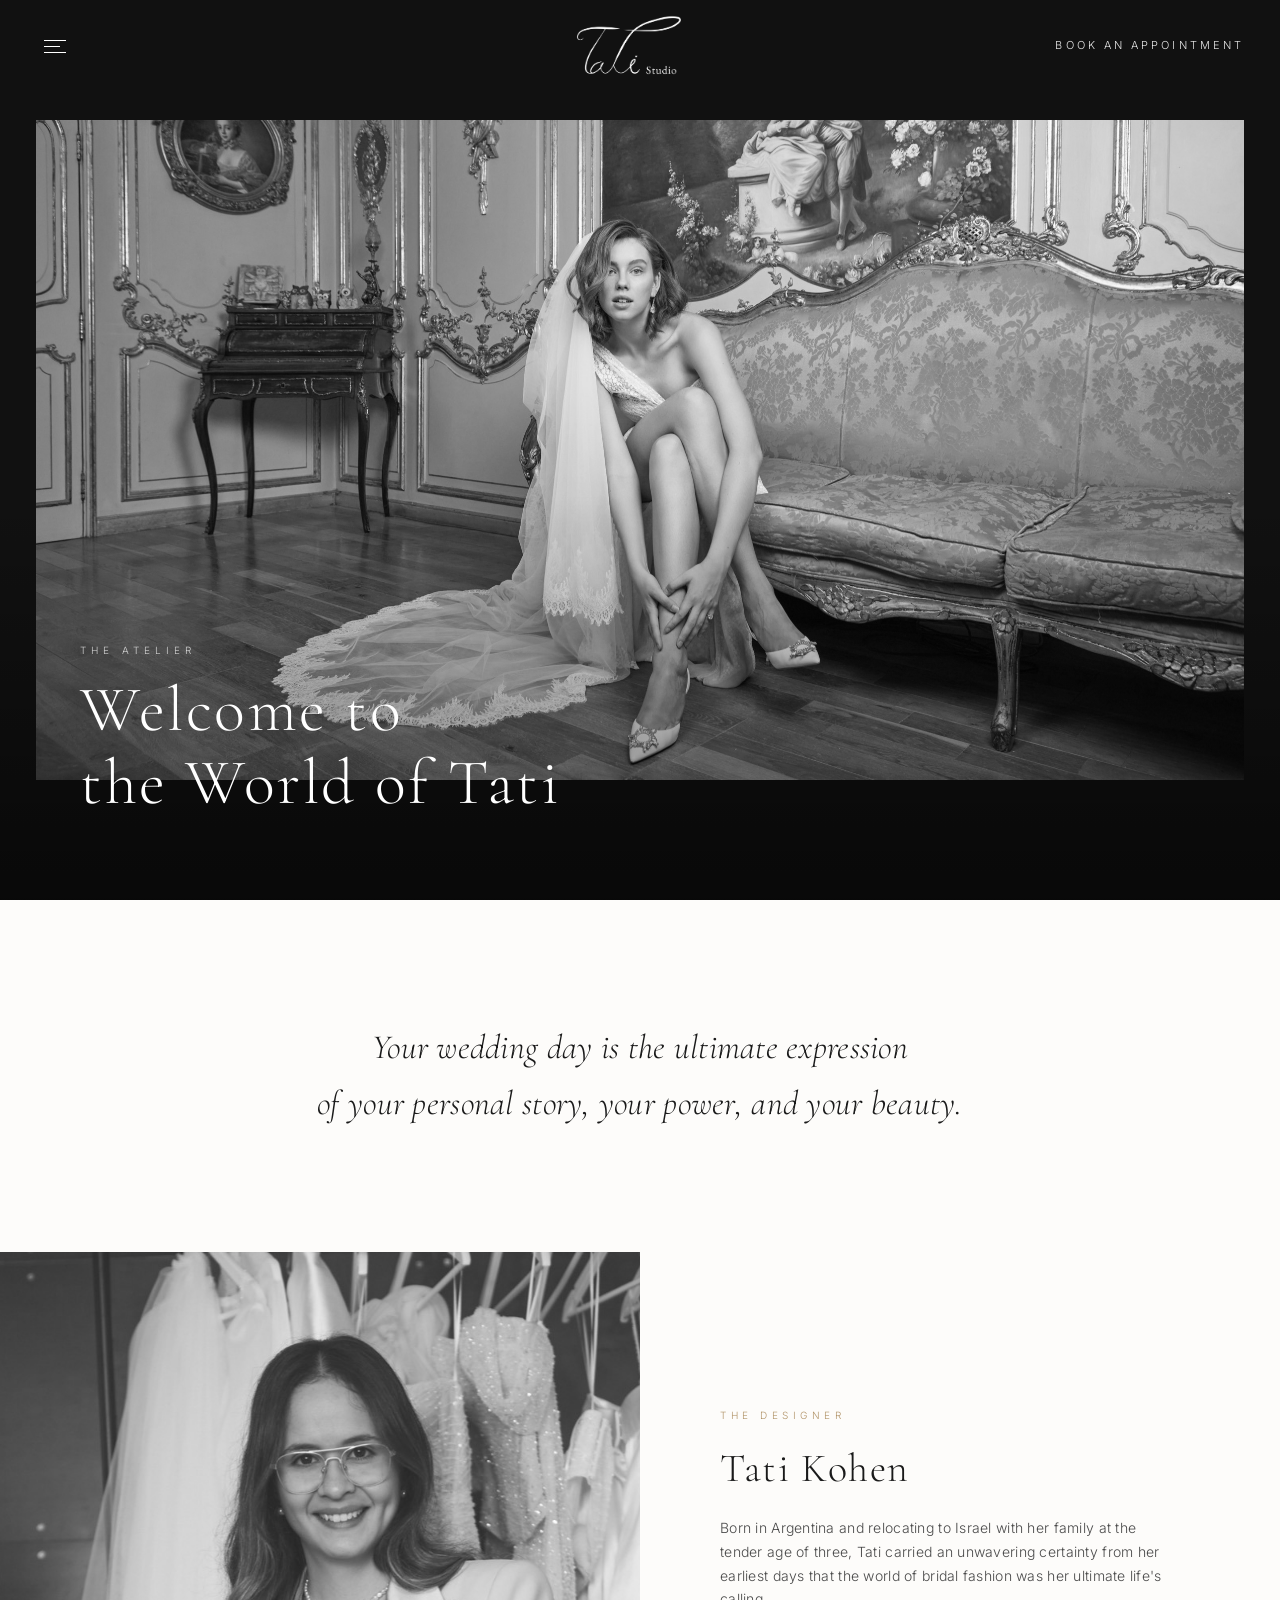
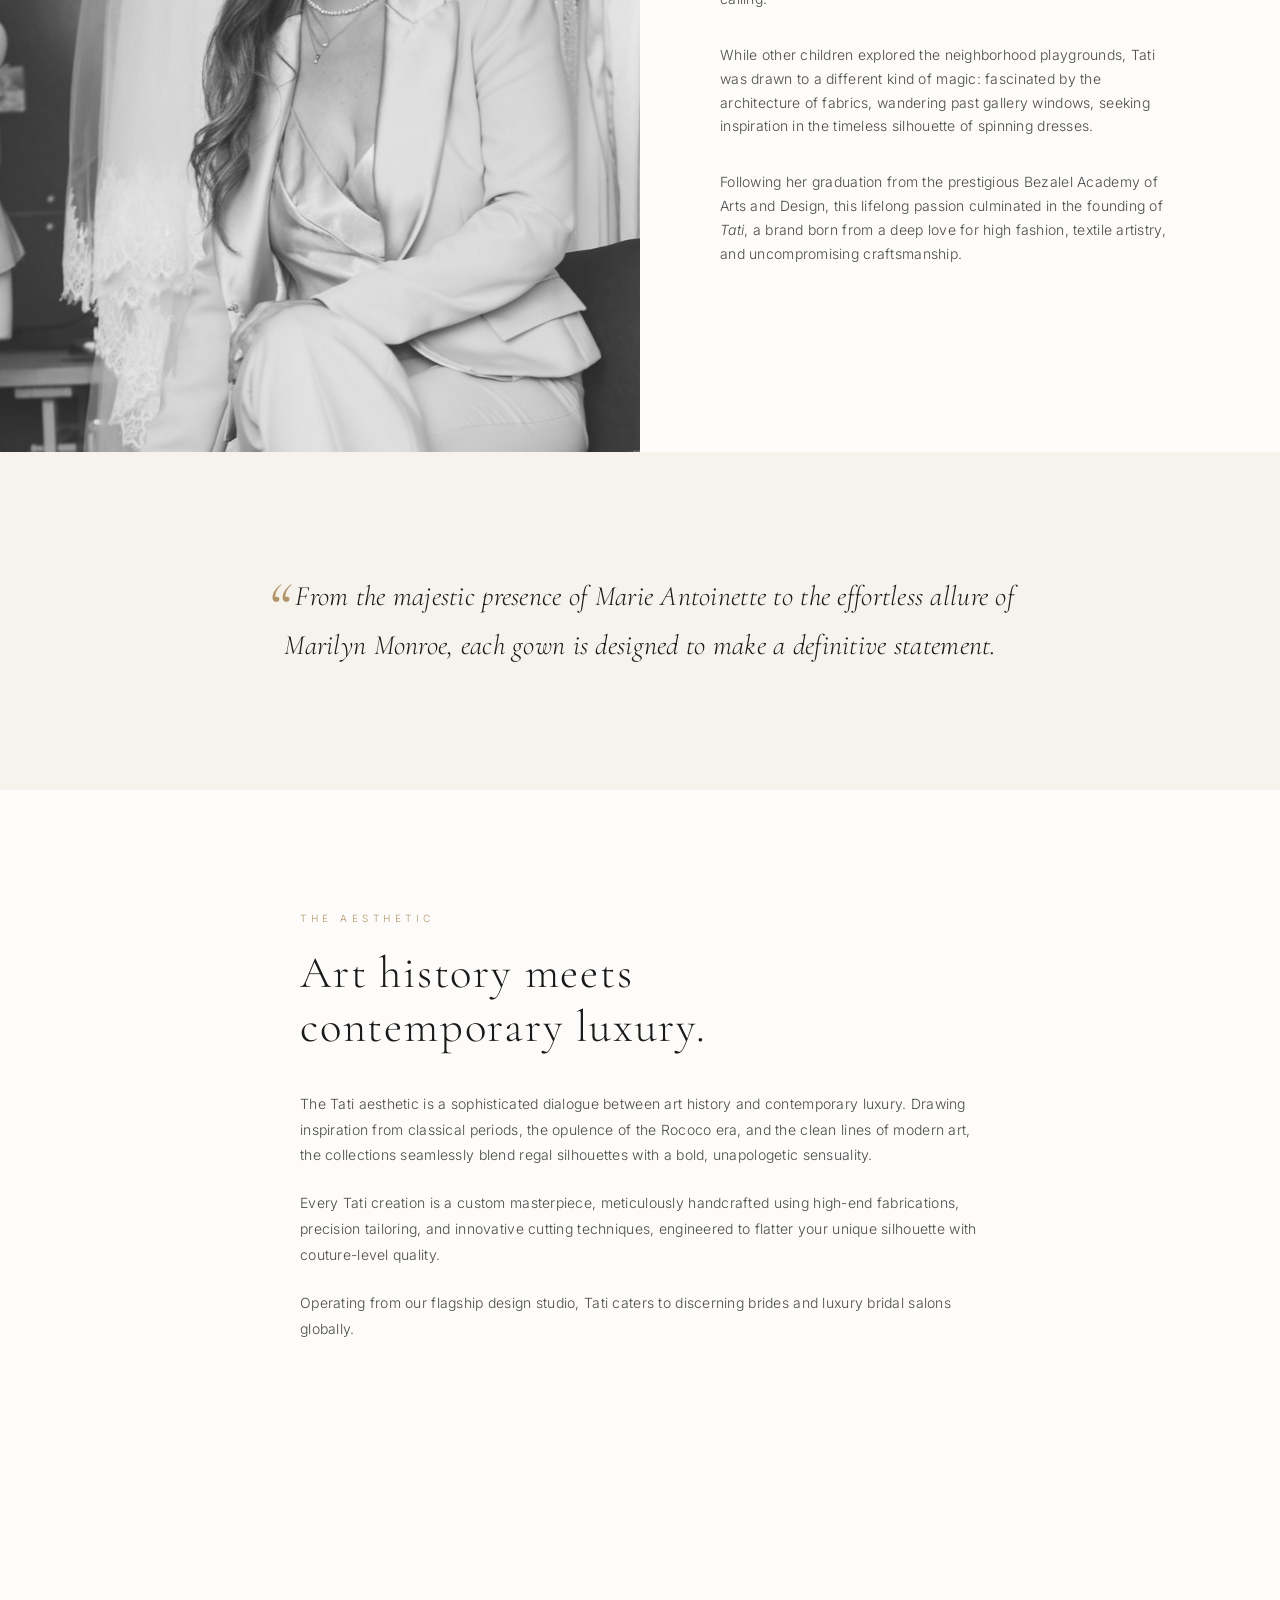
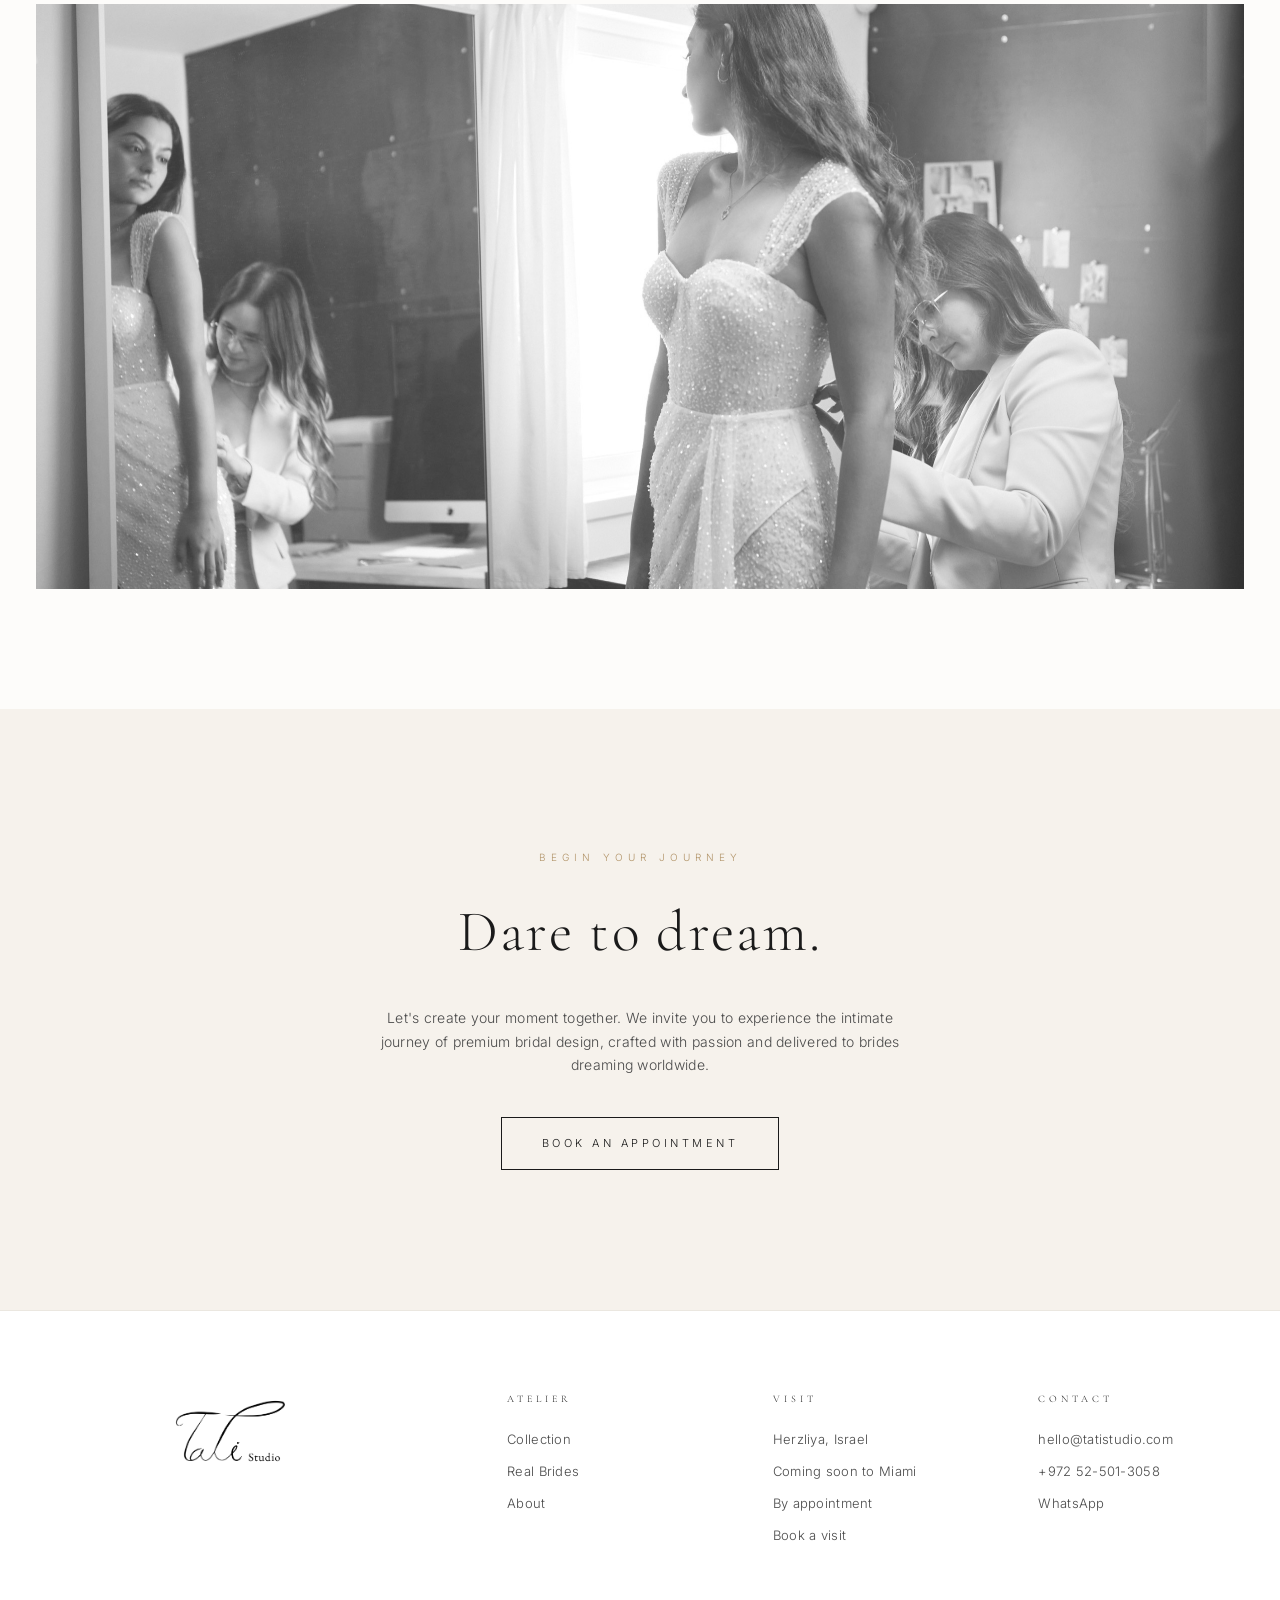
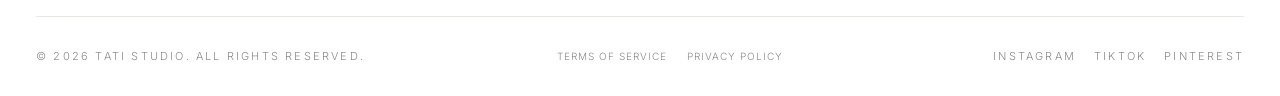
<file: about.html>
<!DOCTYPE html>
<html lang="en">
<head>
  <meta charset="UTF-8" />
  <meta name="viewport" content="width=device-width, initial-scale=1, viewport-fit=cover" />
  <title>About — Tati Studio | Bridal &amp; Evening Couture</title>
  <meta name="description" content="The story of Tati Cohen — Argentine-born designer, Bezalel graduate, and founder of Tati Studio, bespoke bridal couture." />
  <link rel="preconnect" href="https://fonts.googleapis.com">
  <link rel="preconnect" href="https://fonts.gstatic.com" crossorigin>
  <link href="https://fonts.googleapis.com/css2?family=Cormorant+Garamond:ital,wght@0,300;0,400;1,300&family=Inter:wght@200;300;400&display=swap" rel="stylesheet">
  <link rel="stylesheet" href="css/style.css" />
</head>
<body>

  <header class="site-header solid">
    <button class="menu-toggle" aria-label="Open menu"><span></span><span></span><span></span></button>
    <a href="index.html" class="brand"><img src="images/logo.png" alt="Tati Studio" class="brand-logo" /></a>
    <a href="contact.html" class="cta-mini" data-i18n="header.book">Book an appointment</a>
  </header>

  <div class="nav-overlay" aria-hidden="true">
    <button class="close" aria-label="Close menu">&times;</button>
    <nav>
      <ul>
        <li><a href="index.html" data-i18n="nav.home">Home</a></li>
        <li><a href="about.html" data-i18n="nav.about">About</a></li>
        <li><a href="collection.html" data-i18n="nav.collection">Collection</a></li>
        <li><a href="real-brides.html" data-i18n="nav.realBrides">Real Brides</a></li>
        <li><a href="contact.html" data-i18n="nav.contact">Contact</a></li>
      </ul>
      <div class="lang-switcher">
        <button class="lang-btn" data-lang="en">EN</button>
        <span>|</span>
        <button class="lang-btn" data-lang="es">ES</button>
      </div>
    </nav>
  </div>

  <!-- HERO: Tati2762 — landscape, full bleed -->
  <section class="about-hero">
    <img src="images/about/about-hero.jpg?v=4" alt="Tati Studio Atelier" class="bw" />
    <div class="about-hero-caption">
      <span class="eyebrow" data-i18n="about.hero.eyebrow">The Atelier</span>
      <h1 data-i18n-html="about.hero.h1">Welcome to<br/>the World of Tati</h1>
    </div>
  </section>

  <!-- OPENING STATEMENT -->
  <section class="about-opener reveal">
    <p data-i18n-html="about.opener">Your wedding day is the ultimate expression<br class="br-desk"/>of your personal story, your power, and your beauty.</p>
  </section>

  <!-- SPLIT: Portrait (IMG_0122, cropped — no dog) + The Designer -->
  <section class="reveal" style="padding:0;">
    <div class="split">
      <div class="split-img bw" style="background-image:url('images/about/about-portrait.jpg?v=3'); background-position:center top;"></div>
      <div class="split-text">
        <span class="eyebrow" data-i18n="about.designer.eyebrow">The Designer</span>
        <h3 data-i18n="about.designer.h3">Tati Cohen</h3>
        <p data-i18n="about.designer.p1">Born in Argentina and relocating to Israel with her family at the tender age of three, Tati carried an unwavering certainty from her earliest days that the world of bridal fashion was her ultimate life's calling.</p>
        <p data-i18n="about.designer.p2">While other children explored the neighborhood playgrounds, Tati was drawn to a different kind of magic — fascinated by the architecture of fabrics, wandering past gallery windows, seeking inspiration in the timeless silhouette of spinning dresses.</p>
        <p data-i18n-html="about.designer.p3">Following her graduation from the prestigious Bezalel Academy of Arts and Design, this lifelong passion culminated in the founding of <em>Tati</em> — a brand born out of a deep love for high fashion, textile artistry, and uncompromising craftsmanship.</p>
      </div>
    </div>
  </section>

  <!-- PULL QUOTE -->
  <section class="about-pullquote reveal">
    <blockquote data-i18n="about.quote">From the majestic presence of Marie Antoinette to the effortless allure of Marilyn Monroe, each gown is designed to make a definitive statement.</blockquote>
  </section>

  <!-- THE AESTHETIC: text only, generous whitespace -->
  <section class="about-text-section reveal">
    <div class="about-text-inner">
      <span class="eyebrow" data-i18n="about.aesthetic.eyebrow">The Aesthetic</span>
      <h2 data-i18n-html="about.aesthetic.h2">Art history meets<br/>contemporary luxury.</h2>
      <p data-i18n="about.aesthetic.p1">The Tati aesthetic is a sophisticated dialogue between art history and contemporary luxury. Drawing inspiration from classical periods, the opulence of the Rococo era, and the clean lines of modern art, the collections seamlessly blend regal silhouettes with a bold, unapologetic sensuality.</p>
      <p data-i18n="about.aesthetic.p2">Every Tati creation is a custom masterpiece — meticulously handcrafted using high-end fabrications, precision tailoring, and innovative cutting techniques, engineered to flatter your unique silhouette with couture-level quality.</p>
      <p data-i18n="about.aesthetic.p3">Operating from our flagship design studio, Tati caters to discerning brides and luxury bridal salons globally.</p>
    </div>
  </section>

  <!-- FULL-WIDTH IMAGE: Tati2762 shown again at a different crop -->
  <section class="about-full-img reveal">
    <img src="images/about/about-studio2.jpg" alt="Tati Studio" class="bw" style="object-position: center center;" />
  </section>

  <!-- CTA -->
  <section class="appointment reveal">
    <span class="eyebrow" style="font-size:10px; letter-spacing:.5em; text-transform:uppercase; color:var(--accent); display:block; margin-bottom:18px;" data-i18n="about.cta.eyebrow">Begin Your Journey</span>
    <h2 data-i18n="about.cta.h2">Dare to dream.</h2>
    <p data-i18n="about.cta.p">Let's create your moment together. We invite you to experience the intimate journey of premium bridal design, crafted with passion and delivered to brides dreaming worldwide.</p>
    <a href="contact.html" class="btn" data-i18n="about.cta.btn">Book an Appointment</a>
  </section>

  <footer>
    <div class="footer-top">
      <div class="footer-brand">
        <img src="images/logo.png" alt="Tati Studio" class="footer-logo" />
      </div>
      <div class="footer-col"><h4 data-i18n="footer.atelier">Atelier</h4><ul><li><a href="collection.html" data-i18n="nav.collection">Collection</a></li><li><a href="real-brides.html" data-i18n="nav.realBrides">Real Brides</a></li><li><a href="about.html" data-i18n="nav.about">About</a></li></ul></div>
      <div class="footer-col"><h4 data-i18n="footer.visit">Visit</h4><ul><li data-i18n="footer.location">Herzliya, Israel</li><li data-i18n="footer.miami">Coming soon to Miami</li><li data-i18n="footer.byAppt">By appointment</li><li><a href="contact.html" data-i18n="footer.bookVisit">Book a visit</a></li></ul></div>
      <div class="footer-col"><h4 data-i18n="footer.contactCol">Contact</h4><ul><li><a href="mailto:hello@tatistudio.com">hello@tatistudio.com</a></li><li><a href="tel:+972525013058">+972 52-501-3058</a></li><li><a href="https://wa.me/972525013058">WhatsApp</a></li></ul></div>
    </div>
    <div class="footer-bottom">
      <div>&copy; <span data-year></span> Tati Studio. <span data-i18n="footer.rights">All rights reserved.</span></div>
      <div class="footer-legal"><a href="terms.html">Terms of Service</a><a href="privacy-policy.html">Privacy Policy</a></div>
      <div class="socials"><a href="https://www.instagram.com/the_official_tati_bridal/" target="_blank" rel="noopener">Instagram</a><a href="https://www.tiktok.com/@tatibridal" target="_blank" rel="noopener">TikTok</a><a href="#">Pinterest</a></div>
    </div>
  </footer>

  <script src="js/i18n.js"></script>
  <script src="js/main.js"></script>
</body>
</html>
</file>
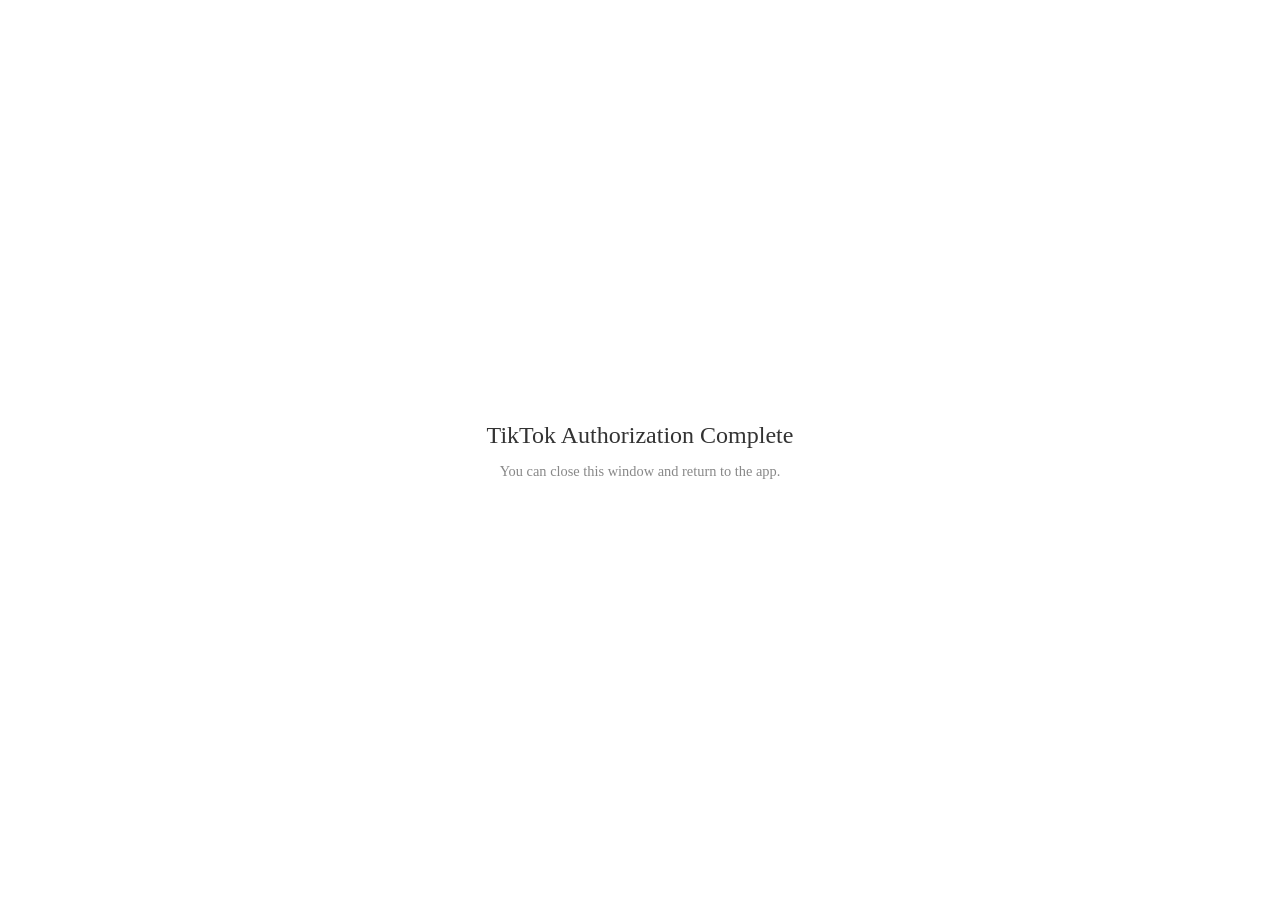
<file: callback.html>
<!DOCTYPE html>
<html lang="en">
<head>
  <meta charset="UTF-8" />
  <title>Connecting to TikTok — Tati Studio</title>
  <style>
    body { font-family: 'Georgia', serif; display: flex; align-items: center; justify-content: center; height: 100vh; margin: 0; background: #fff; }
    .msg { text-align: center; color: #333; max-width: 500px; }
    h1 { font-weight: 300; font-size: 1.5rem; margin-bottom: 0.5em; }
    p { font-size: 0.9rem; color: #888; }
    #code-box { font-family: monospace; font-size: 0.8rem; background: #f5f5f5; padding: 12px; border-radius: 4px; word-break: break-all; margin: 1em 0; text-align: left; }
    #copy-btn { background: #000; color: #fff; border: none; padding: 8px 20px; cursor: pointer; font-family: inherit; font-size: 0.85rem; border-radius: 2px; }
  </style>
</head>
<body>
  <div class="msg">
    <h1>TikTok Authorization Complete</h1>
    <div id="code-section" style="display:none">
      <p>Copy this code and paste it into the terminal:</p>
      <div id="code-box"></div>
      <button id="copy-btn" onclick="copyCode()">Copy Code</button>
    </div>
    <p id="default-msg">You can close this window and return to the app.</p>
  </div>
  <script>
    const params = new URLSearchParams(window.location.search);
    const code = params.get('code');
    if (code) {
      document.getElementById('code-box').textContent = code;
      document.getElementById('code-section').style.display = 'block';
      document.getElementById('default-msg').style.display = 'none';
    }
    function copyCode() {
      navigator.clipboard.writeText(document.getElementById('code-box').textContent);
      document.getElementById('copy-btn').textContent = 'Copied!';
    }
  </script>
</body>
</html>
</file>
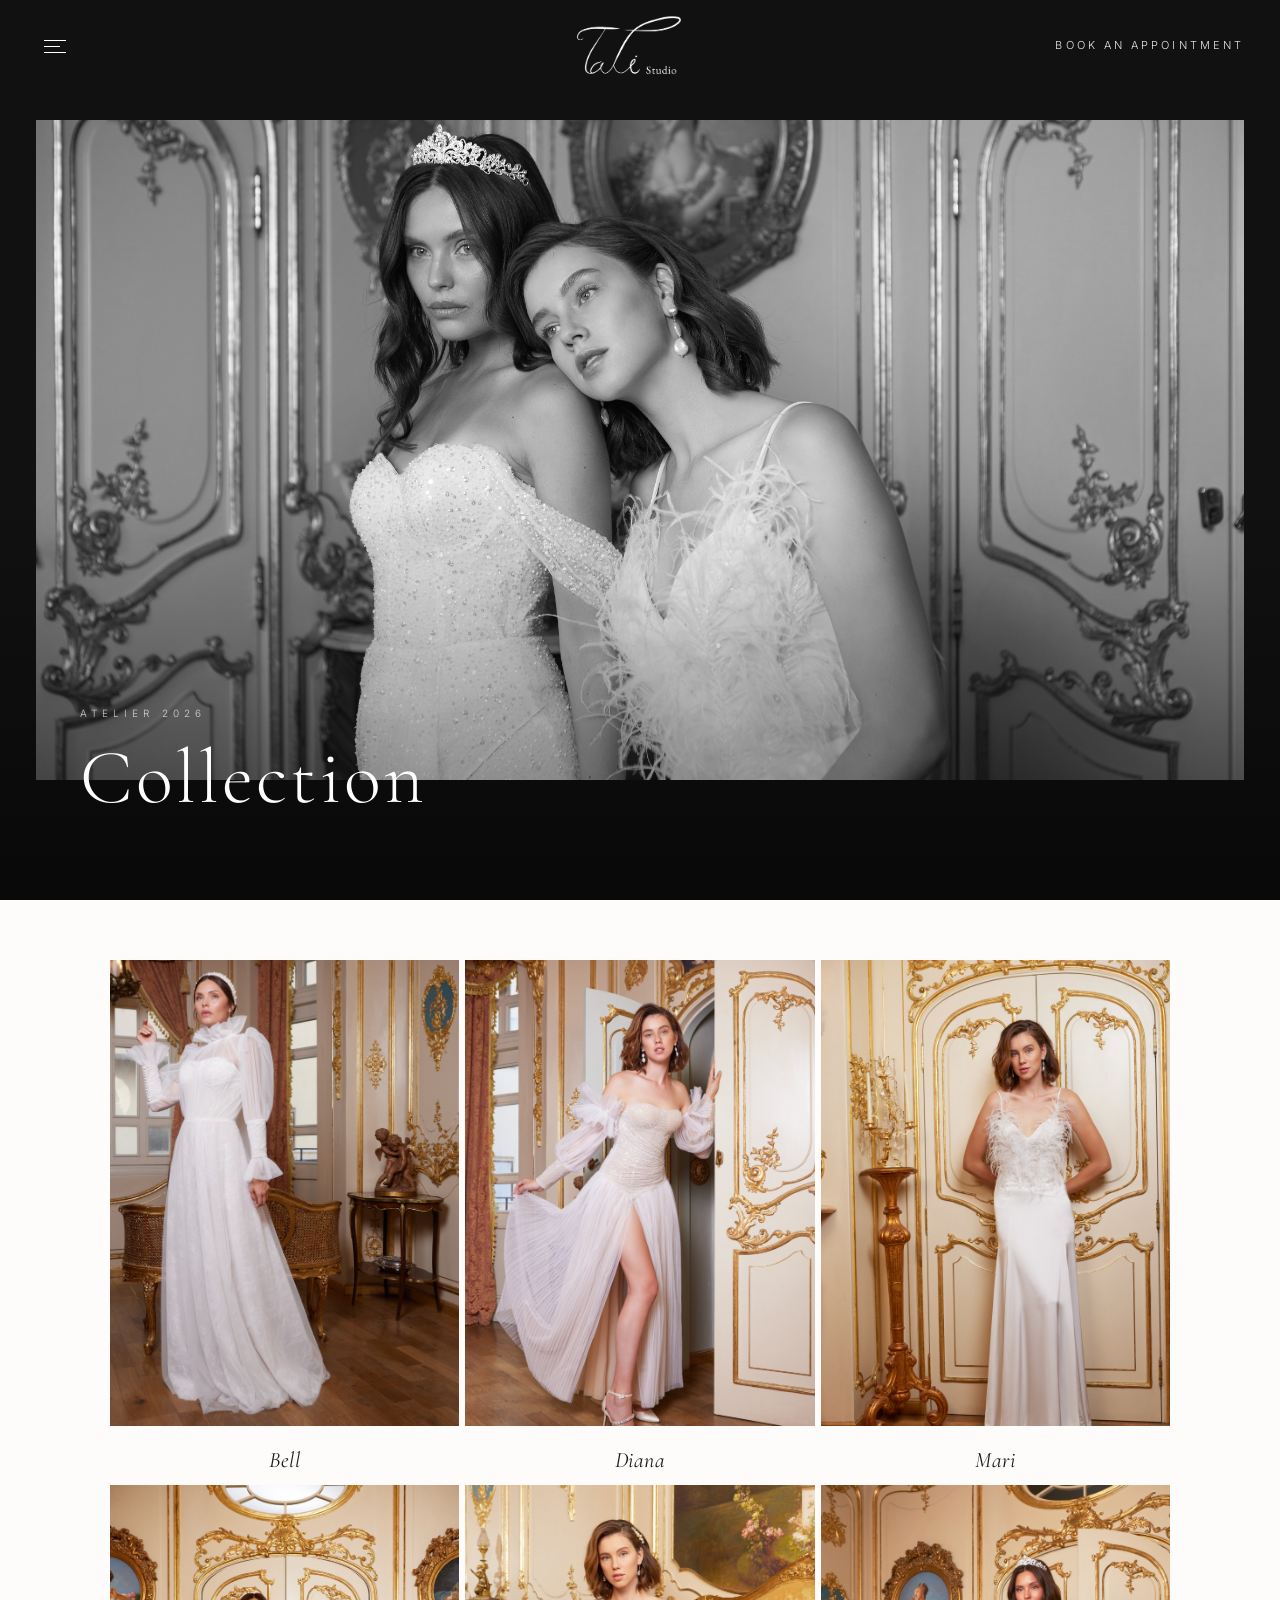
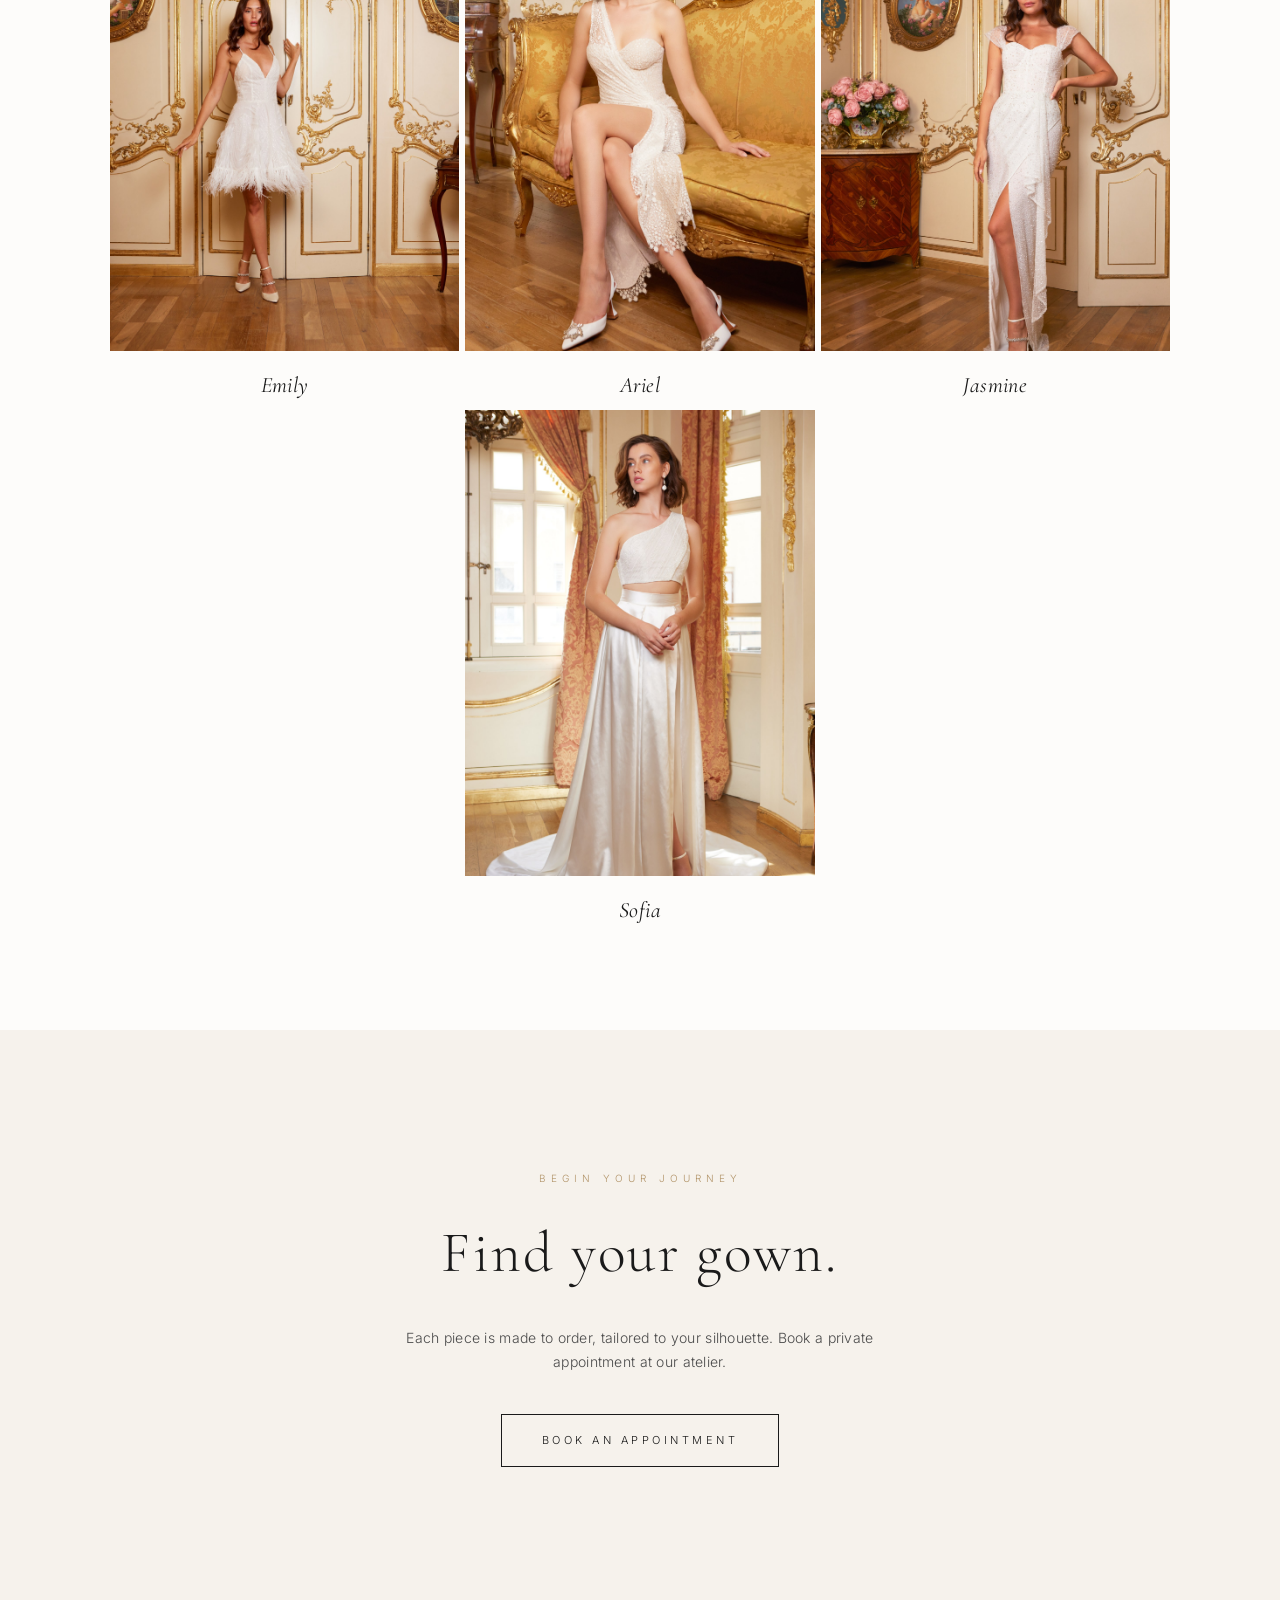
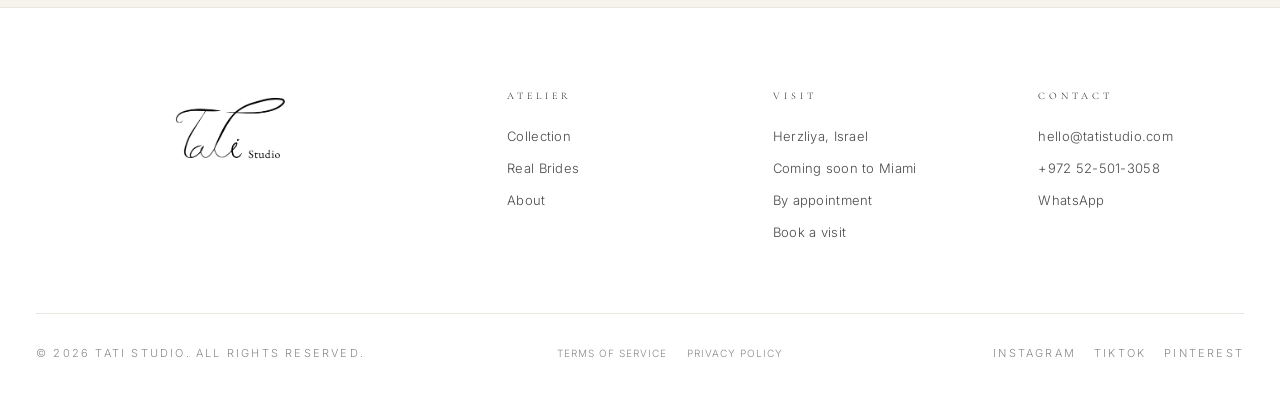
<file: collection.html>
<!DOCTYPE html>
<html lang="en">
<head>
  <meta charset="UTF-8" />
  <meta name="viewport" content="width=device-width, initial-scale=1, viewport-fit=cover" />
  <title>Collection — Tati Studio | Bridal &amp; Evening Couture</title>
  <meta name="description" content="Tati Studio bridal and evening couture collection — bespoke gowns made to order." />
  <link rel="preconnect" href="https://fonts.googleapis.com">
  <link rel="preconnect" href="https://fonts.gstatic.com" crossorigin>
  <link href="https://fonts.googleapis.com/css2?family=Cormorant+Garamond:ital,wght@0,300;0,400;1,300&family=Inter:wght@200;300;400&display=swap" rel="stylesheet">
  <link rel="stylesheet" href="css/style.css" />
</head>
<body>

  <header class="site-header solid">
    <button class="menu-toggle" aria-label="Open menu"><span></span><span></span><span></span></button>
    <a href="index.html" class="brand"><img src="images/logo.png" alt="Tati Studio" class="brand-logo" /></a>
    <a href="contact.html" class="cta-mini" data-i18n="header.book">Book an appointment</a>
  </header>

  <div class="nav-overlay" aria-hidden="true">
    <button class="close" aria-label="Close menu">&times;</button>
    <nav>
      <ul>
        <li><a href="index.html" data-i18n="nav.home">Home</a></li>
        <li><a href="about.html" data-i18n="nav.about">About</a></li>
        <li><a href="collection.html" data-i18n="nav.collection">Collection</a></li>
        <li><a href="real-brides.html" data-i18n="nav.realBrides">Real Brides</a></li>
        <li><a href="contact.html" data-i18n="nav.contact">Contact</a></li>
      </ul>
      <div class="lang-switcher">
        <button class="lang-btn" data-lang="en">EN</button>
        <span>|</span>
        <button class="lang-btn" data-lang="es">ES</button>
      </div>
    </nav>
  </div>

  <!-- PAGE HERO -->
  <section class="coll-hero">
    <img src="images/collection/3/coll-hero.jpg" alt="Tati Studio Collection" />
    <div class="coll-hero-caption">
      <span class="eyebrow">Atelier 2026</span>
      <h1 data-i18n="coll.hero.h1">Collection</h1>
    </div>
  </section>

  <!-- COLLECTION GRID — populated by JS -->
  <section class="coll-grid-section">
    <div class="coll-grid" id="collGrid"></div>
  </section>

  <!-- CTA -->
  <section class="appointment reveal">
    <span class="eyebrow" style="font-size:10px;letter-spacing:.5em;text-transform:uppercase;color:var(--accent);display:block;margin-bottom:18px;" data-i18n="coll.cta.eyebrow">Begin Your Journey</span>
    <h2 data-i18n="coll.cta.h2">Find your gown.</h2>
    <p data-i18n="coll.cta.p">Each piece is made to order, tailored to your silhouette. Book a private appointment at our atelier.</p>
    <a href="contact.html" class="btn" data-i18n="coll.cta.btn">Book an Appointment</a>
  </section>

  <footer>
    <div class="footer-top">
      <div class="footer-brand">
        <img src="images/logo.png" alt="Tati Studio" class="footer-logo" />
      </div>
      <div class="footer-col"><h4 data-i18n="footer.atelier">Atelier</h4><ul><li><a href="collection.html" data-i18n="nav.collection">Collection</a></li><li><a href="real-brides.html" data-i18n="nav.realBrides">Real Brides</a></li><li><a href="about.html" data-i18n="nav.about">About</a></li></ul></div>
      <div class="footer-col"><h4 data-i18n="footer.visit">Visit</h4><ul><li data-i18n="footer.location">Herzliya, Israel</li><li data-i18n="footer.miami">Coming soon to Miami</li><li data-i18n="footer.byAppt">By appointment</li><li><a href="contact.html" data-i18n="footer.bookVisit">Book a visit</a></li></ul></div>
      <div class="footer-col"><h4 data-i18n="footer.contactCol">Contact</h4><ul><li><a href="mailto:hello@tatistudio.com">hello@tatistudio.com</a></li><li><a href="tel:+972525013058">+972 52-501-3058</a></li><li><a href="https://wa.me/972525013058">WhatsApp</a></li></ul></div>
    </div>
    <div class="footer-bottom">
      <div>&copy; <span data-year></span> Tati Studio. <span data-i18n="footer.rights">All rights reserved.</span></div>
      <div class="footer-legal"><a href="terms.html">Terms of Service</a><a href="privacy-policy.html">Privacy Policy</a></div>
      <div class="socials"><a href="https://www.instagram.com/the_official_tati_bridal/" target="_blank" rel="noopener">Instagram</a><a href="https://www.tiktok.com/@tatibridal" target="_blank" rel="noopener">TikTok</a><a href="#">Pinterest</a></div>
    </div>
  </footer>

  <script src="js/dresses.js"></script>
  <script src="js/i18n.js"></script>
  <script src="js/main.js"></script>
  <script>
    (function () {
      const grid = document.getElementById('collGrid');
      DRESSES.forEach(function (d) {
        const card = document.createElement('a');
        card.className = 'coll-card';
        card.href = 'dress.html?dress=' + d.slug;
        card.innerHTML =
          '<div class="coll-img-wrap">' +
            '<img src="images/collection/' + d.slug + '/' + d.photos[0] + '" alt="' + d.name + '" loading="lazy" />' +
          '</div>' +
          '<div class="coll-meta">' +
            '<span class="coll-name">' + d.name + '</span>' +
          '</div>';
        grid.appendChild(card);
      });
    })();
  </script>
</body>
</html>
</file>
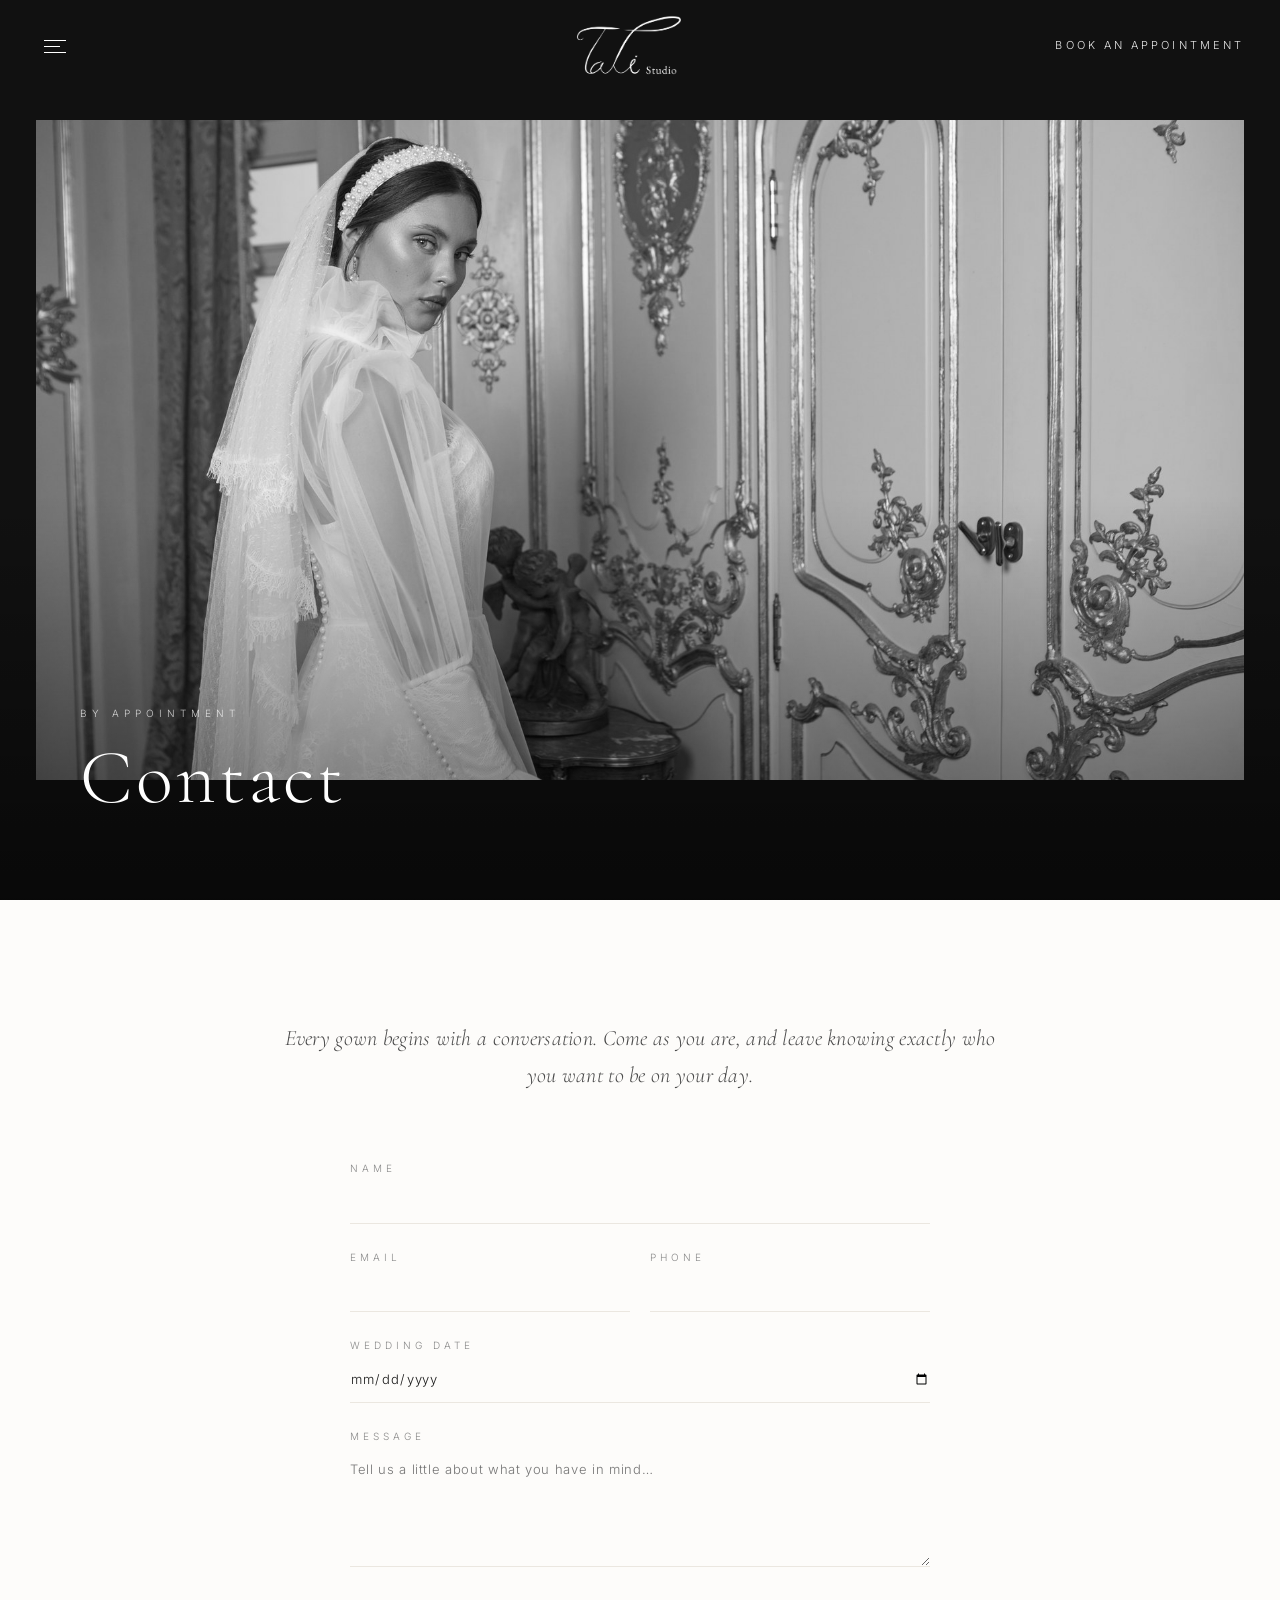
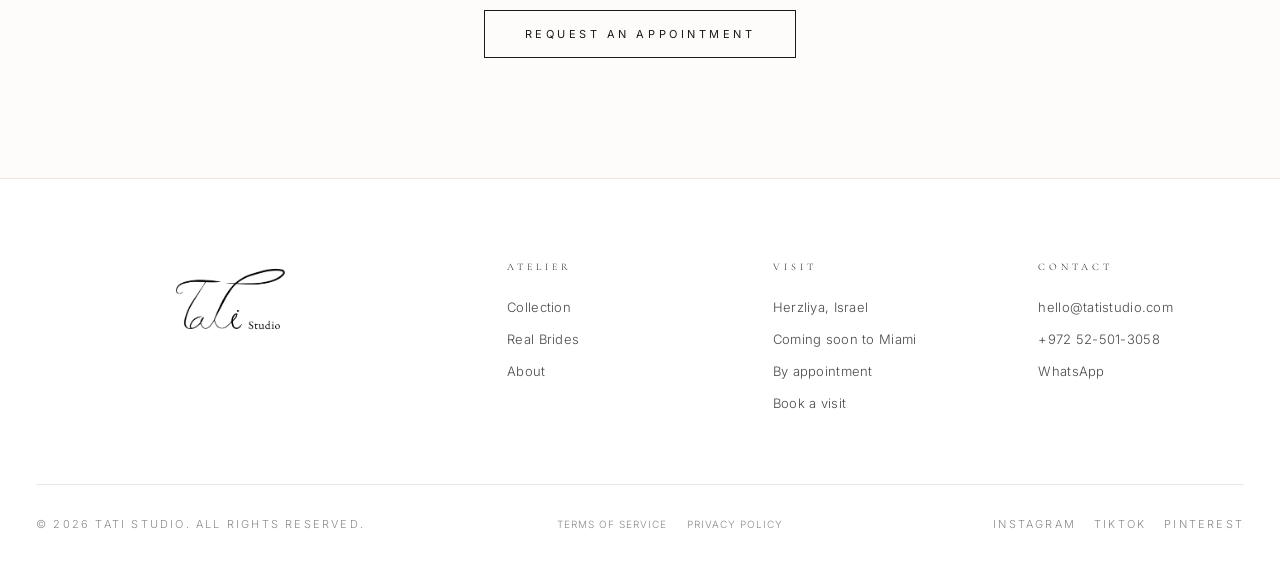
<file: contact.html>
<!DOCTYPE html>
<html lang="en">
<head>
  <meta charset="UTF-8" />
  <meta name="viewport" content="width=device-width, initial-scale=1, viewport-fit=cover" />
  <title>Book an Appointment — Tati Studio</title>
  <link rel="preconnect" href="https://fonts.googleapis.com">
  <link rel="preconnect" href="https://fonts.gstatic.com" crossorigin>
  <link href="https://fonts.googleapis.com/css2?family=Cormorant+Garamond:ital,wght@0,300;0,400;1,300&family=Inter:wght@200;300;400&display=swap" rel="stylesheet">
  <link rel="stylesheet" href="css/style.css" />
</head>
<body>

  <header class="site-header solid">
    <button class="menu-toggle" aria-label="Open menu"><span></span><span></span><span></span></button>
    <a href="index.html" class="brand"><img src="images/logo.png" alt="Tati Studio" class="brand-logo" /></a>
    <a href="contact.html" class="cta-mini" data-i18n="header.book">Book an appointment</a>
  </header>

  <div class="nav-overlay" aria-hidden="true">
    <button class="close" aria-label="Close menu">&times;</button>
    <nav>
      <ul>
        <li><a href="index.html" data-i18n="nav.home">Home</a></li>
        <li><a href="about.html" data-i18n="nav.about">About</a></li>
        <li><a href="collection.html" data-i18n="nav.collection">Collection</a></li>
        <li><a href="real-brides.html" data-i18n="nav.realBrides">Real Brides</a></li>
        <li><a href="contact.html" data-i18n="nav.contact">Contact</a></li>
      </ul>
      <div class="lang-switcher">
        <button class="lang-btn" data-lang="en">EN</button>
        <span>|</span>
        <button class="lang-btn" data-lang="es">ES</button>
      </div>
    </nav>
  </div>

  <section class="coll-hero">
    <img src="images/contact-hero.jpg" alt="Tati Studio Atelier" />
    <div class="coll-hero-caption">
      <span class="eyebrow" data-i18n="contact.eyebrow">By Appointment</span>
      <h1 data-i18n="contact.h1">Contact</h1>
    </div>
  </section>

  <section class="reveal">
    <div class="intro" style="margin-bottom:60px;">
      <p data-i18n="contact.intro">Every gown begins with a conversation — come as you are, and leave knowing exactly who you want to be on your day.</p>
    </div>

    <form class="form" novalidate>
      <div>
        <label data-i18n="contact.name">Name</label>
        <input type="text" name="name" required />
      </div>
      <div class="row">
        <div>
          <label data-i18n="contact.email">Email</label>
          <input type="email" name="email" required />
        </div>
        <div>
          <label data-i18n="contact.phone">Phone</label>
          <input type="tel" name="phone" />
        </div>
      </div>
      <div>
        <label data-i18n="contact.weddingDate">Wedding date</label>
        <input type="date" name="event_date" />
      </div>
      <div>
        <label data-i18n="contact.message">Message</label>
        <textarea name="message" data-i18n-placeholder="contact.messagePlaceholder" placeholder="Tell us a little about what you have in mind…"></textarea>
      </div>
      <div class="submit-row">
        <button type="submit" class="btn" data-i18n="contact.submit">Request an Appointment</button>
      </div>
    </form>
  </section>

  <footer>
    <div class="footer-top">
      <div class="footer-brand">
        <img src="images/logo.png" alt="Tati Studio" class="footer-logo" />
      </div>
      <div class="footer-col"><h4 data-i18n="footer.atelier">Atelier</h4><ul><li><a href="collection.html" data-i18n="nav.collection">Collection</a></li><li><a href="real-brides.html" data-i18n="nav.realBrides">Real Brides</a></li><li><a href="about.html" data-i18n="nav.about">About</a></li></ul></div>
      <div class="footer-col"><h4 data-i18n="footer.visit">Visit</h4><ul><li data-i18n="footer.location">Herzliya, Israel</li><li data-i18n="footer.miami">Coming soon to Miami</li><li data-i18n="footer.byAppt">By appointment</li><li><a href="contact.html" data-i18n="footer.bookVisit">Book a visit</a></li></ul></div>
      <div class="footer-col"><h4 data-i18n="footer.contactCol">Contact</h4><ul><li><a href="mailto:hello@tatistudio.com">hello@tatistudio.com</a></li><li><a href="tel:+972525013058">+972 52-501-3058</a></li><li><a href="https://wa.me/972525013058">WhatsApp</a></li></ul></div>
    </div>
    <div class="footer-bottom">
      <div>&copy; <span data-year></span> Tati Studio. <span data-i18n="footer.rights">All rights reserved.</span></div>
      <div class="footer-legal"><a href="terms.html">Terms of Service</a><a href="privacy-policy.html">Privacy Policy</a></div>
      <div class="socials"><a href="https://www.instagram.com/the_official_tati_bridal/" target="_blank" rel="noopener">Instagram</a><a href="https://www.tiktok.com/@tatibridal" target="_blank" rel="noopener">TikTok</a><a href="#">Pinterest</a></div>
    </div>
  </footer>

  <script src="js/i18n.js"></script>
  <script src="js/main.js"></script>
</body>
</html>
</file>
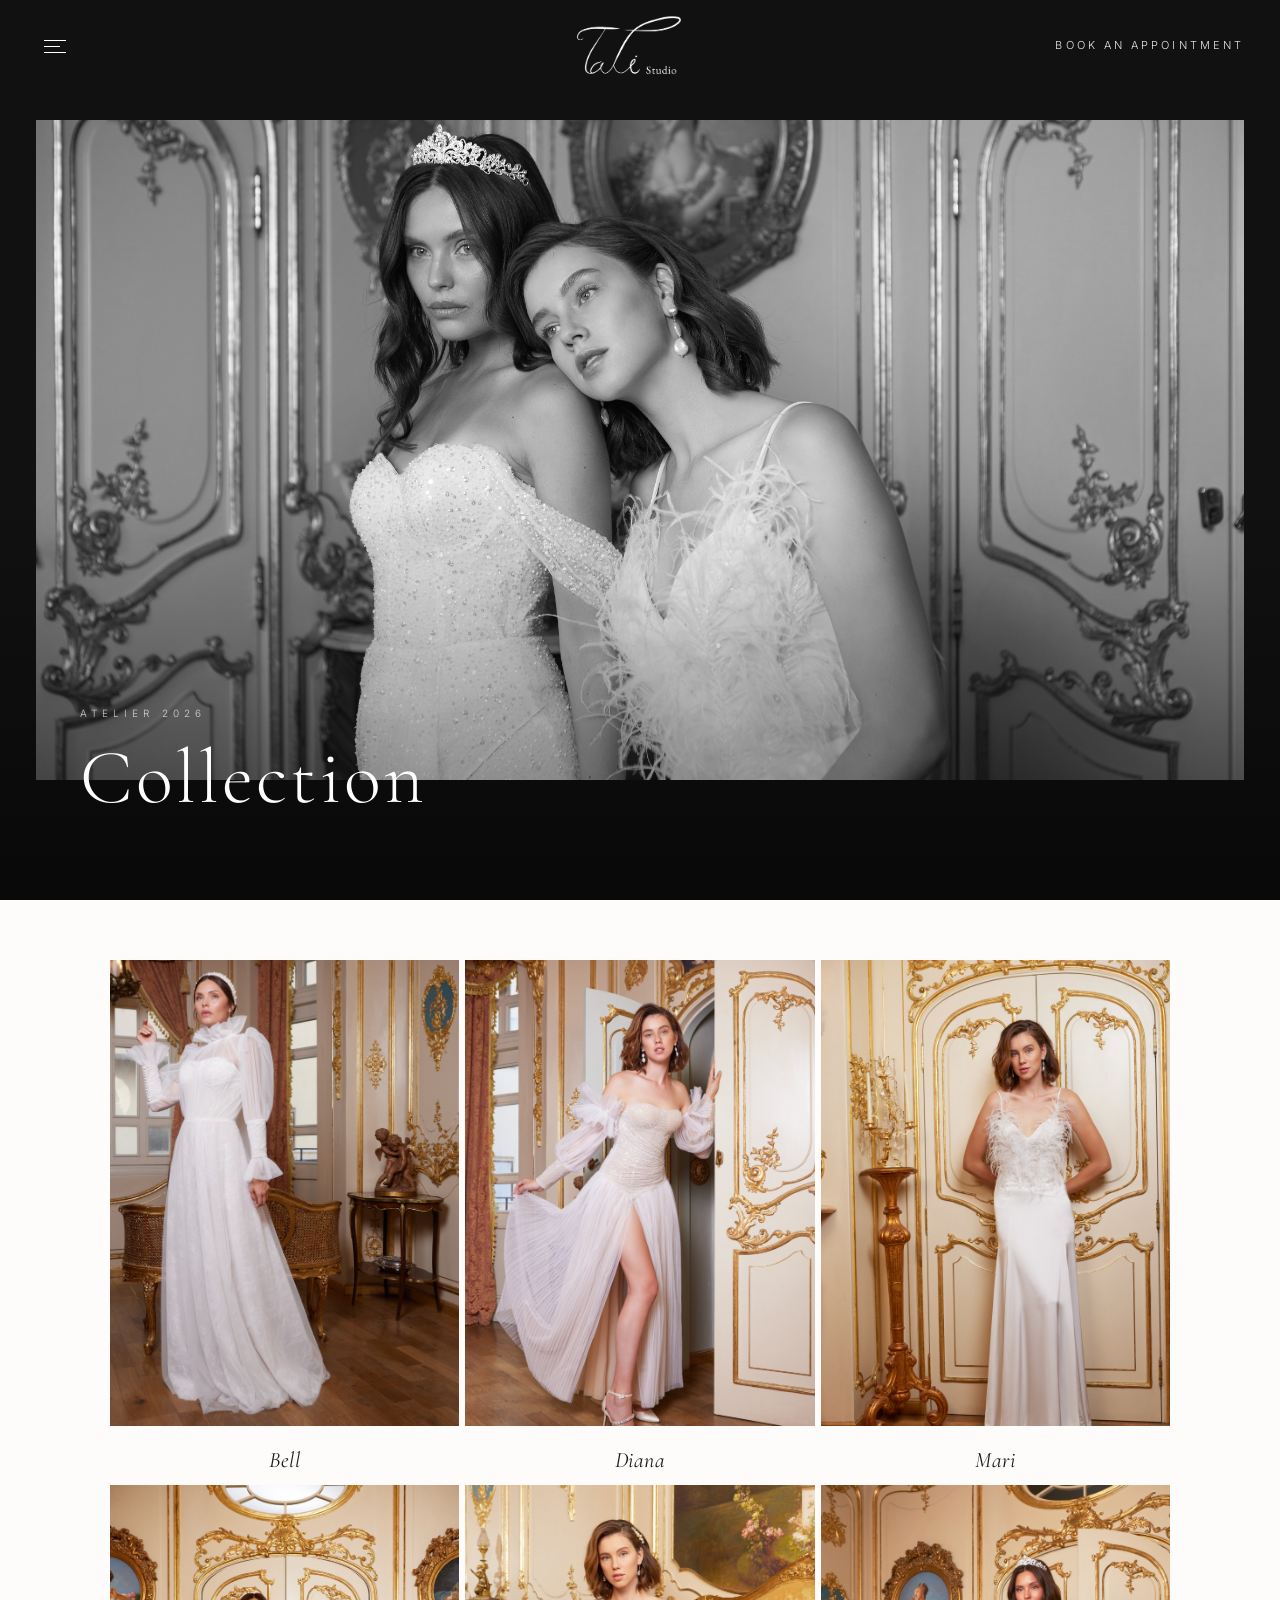
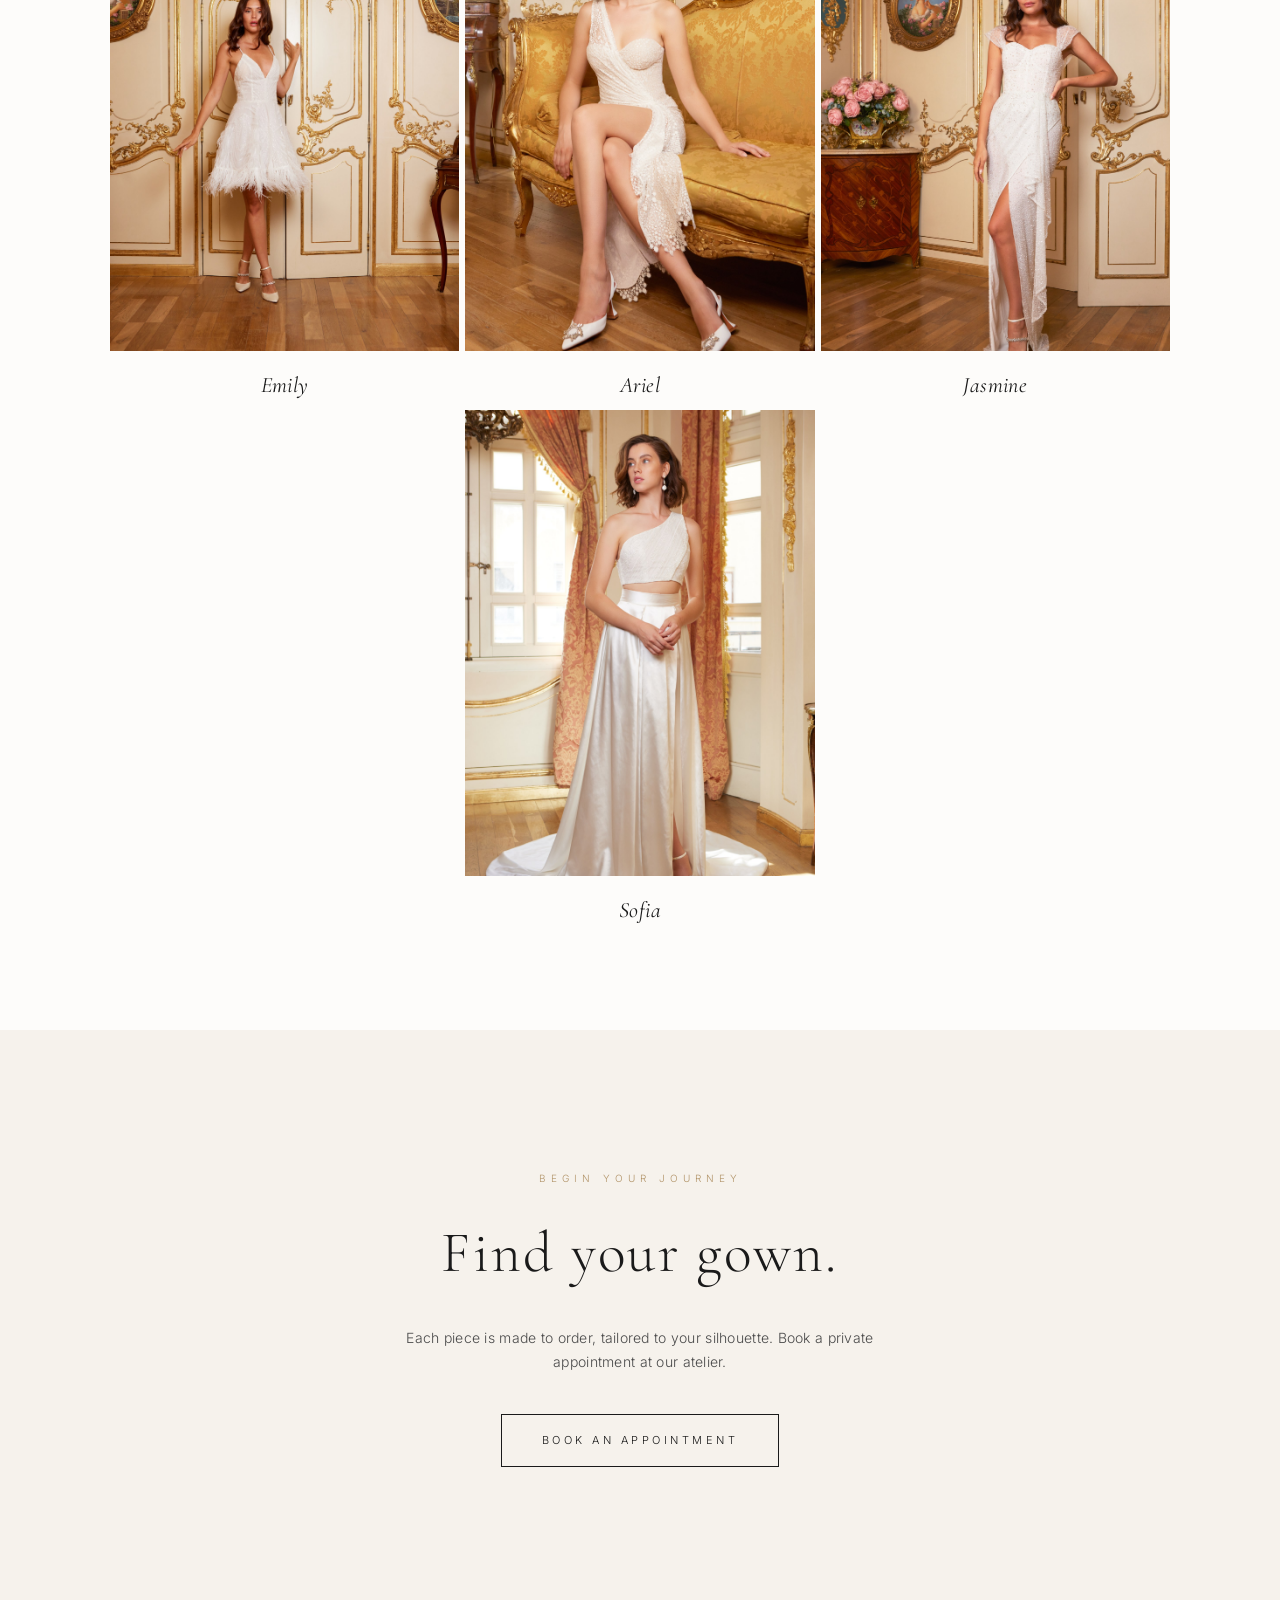
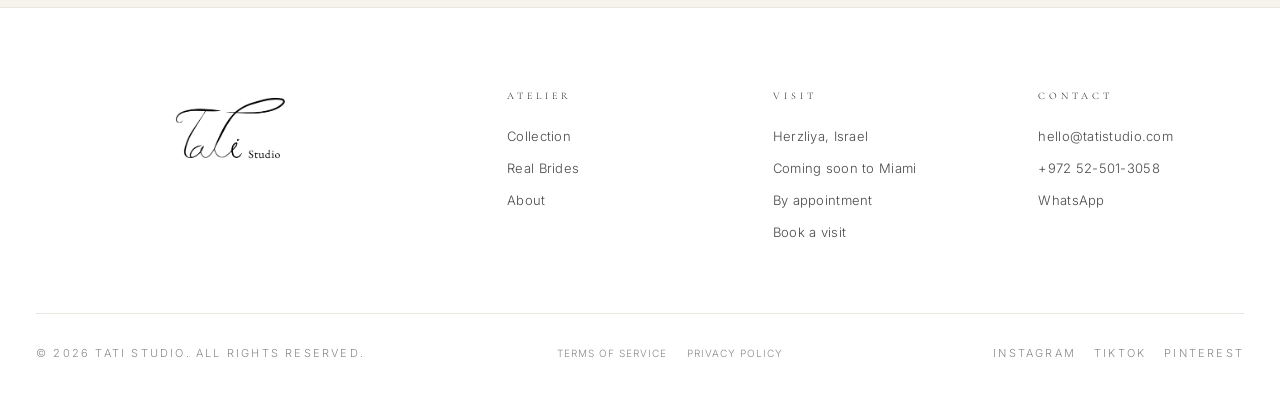
<file: dress.html>
<!DOCTYPE html>
<html lang="en">
<head>
  <meta charset="UTF-8" />
  <meta name="viewport" content="width=device-width, initial-scale=1, viewport-fit=cover" />
  <title id="pageTitle">Tati Studio — Collection</title>
  <meta name="description" content="Tati Studio bridal couture — view the full gallery." />
  <link rel="preconnect" href="https://fonts.googleapis.com">
  <link rel="preconnect" href="https://fonts.gstatic.com" crossorigin>
  <link href="https://fonts.googleapis.com/css2?family=Cormorant+Garamond:ital,wght@0,300;0,400;1,300&family=Inter:wght@200;300;400&display=swap" rel="stylesheet">
  <link rel="stylesheet" href="css/style.css" />
</head>
<body>

  <header class="site-header solid">
    <button class="menu-toggle" aria-label="Open menu"><span></span><span></span><span></span></button>
    <a href="index.html" class="brand"><img src="images/logo.png" alt="Tati Studio" class="brand-logo" /></a>
    <a href="contact.html" class="cta-mini" data-i18n="header.book">Book an appointment</a>
  </header>

  <div class="nav-overlay" aria-hidden="true">
    <button class="close" aria-label="Close menu">&times;</button>
    <nav>
      <ul>
        <li><a href="index.html" data-i18n="nav.home">Home</a></li>
        <li><a href="about.html" data-i18n="nav.about">About</a></li>
        <li><a href="collection.html" data-i18n="nav.collection">Collection</a></li>
        <li><a href="real-brides.html" data-i18n="nav.realBrides">Real Brides</a></li>
        <li><a href="contact.html" data-i18n="nav.contact">Contact</a></li>
      </ul>
      <div class="lang-switcher">
        <button class="lang-btn" data-lang="en">EN</button>
        <span>|</span>
        <button class="lang-btn" data-lang="es">ES</button>
      </div>
    </nav>
  </div>

  <!-- DRESS TITLE -->
  <section class="dress-title-section">
    <a href="collection.html" class="back-link" data-i18n="dress.back">← Collection</a>
    <h1 id="dressHeroName"></h1>
  </section>

  <!-- SLIDER -->
  <section class="dress-slider-section">
    <div class="dress-slider">
      <button class="ds-arrow ds-prev" id="dsPrev" aria-label="Previous">&#8592;</button>
      <div class="ds-track" id="dressGallery"></div>
      <button class="ds-arrow ds-next" id="dsNext" aria-label="Next">&#8594;</button>
    </div>
    <div class="ds-counter" id="dsCounter"></div>
  </section>

  <!-- CTA -->
  <section class="appointment reveal">
    <span class="eyebrow" style="font-size:10px;letter-spacing:.5em;text-transform:uppercase;color:var(--accent);display:block;margin-bottom:18px;" data-i18n="dress.cta.eyebrow">Begin Your Journey</span>
    <h2 data-i18n="dress.cta.h2">This gown could be yours.</h2>
    <p data-i18n="dress.cta.p">Book a private fitting and experience the gown in person.</p>
    <a href="contact.html" class="btn" data-i18n="dress.cta.btn">Schedule a Fitting</a>
  </section>

  <!-- ALSO LOVE -->
  <section class="also-love reveal">
    <div class="section-title">
      <span class="eyebrow" data-i18n="dress.alsoLove.eyebrow">You may also love</span>
      <h2 style="font-size:clamp(28px,3vw,40px);" data-i18n="dress.alsoLove.h2">From the same collection</h2>
    </div>
    <div class="coll-grid coll-grid--3" id="alsoLove"></div>
  </section>

  <footer>
    <div class="footer-top">
      <div class="footer-brand">
        <img src="images/logo.png" alt="Tati Studio" class="footer-logo" />
      </div>
      <div class="footer-col"><h4 data-i18n="footer.atelier">Atelier</h4><ul><li><a href="collection.html" data-i18n="nav.collection">Collection</a></li><li><a href="real-brides.html" data-i18n="nav.realBrides">Real Brides</a></li><li><a href="about.html" data-i18n="nav.about">About</a></li></ul></div>
      <div class="footer-col"><h4 data-i18n="footer.visit">Visit</h4><ul><li data-i18n="footer.location">Herzliya, Israel</li><li data-i18n="footer.miami">Coming soon to Miami</li><li data-i18n="footer.byAppt">By appointment</li><li><a href="contact.html" data-i18n="footer.bookVisit">Book a visit</a></li></ul></div>
      <div class="footer-col"><h4 data-i18n="footer.contactCol">Contact</h4><ul><li><a href="mailto:hello@tatistudio.com">hello@tatistudio.com</a></li><li><a href="tel:+972525013058">+972 52-501-3058</a></li><li><a href="https://wa.me/972525013058">WhatsApp</a></li></ul></div>
    </div>
    <div class="footer-bottom">
      <div>&copy; <span data-year></span> Tati Studio. <span data-i18n="footer.rights">All rights reserved.</span></div>
      <div class="socials"><a href="https://www.instagram.com/the_official_tati_bridal/" target="_blank" rel="noopener">Instagram</a><a href="https://www.tiktok.com/@tatibridal" target="_blank" rel="noopener">TikTok</a><a href="#">Pinterest</a></div>
    </div>
  </footer>

  <!-- LIGHTBOX -->
  <div class="lightbox" id="lightbox" aria-hidden="true">
    <button class="lb-close" id="lbClose" aria-label="Close">&#215;</button>
    <button class="lb-prev" id="lbPrev" aria-label="Previous">&#8592;</button>
    <button class="lb-next" id="lbNext" aria-label="Next">&#8594;</button>
    <img class="lb-img" id="lbImg" src="" alt="" />
    <span class="lb-counter" id="lbCounter"></span>
  </div>

  <script src="js/dresses.js"></script>
  <script src="js/i18n.js"></script>
  <script src="js/main.js"></script>
  <script src="js/dress.js"></script>
</body>
</html>
</file>
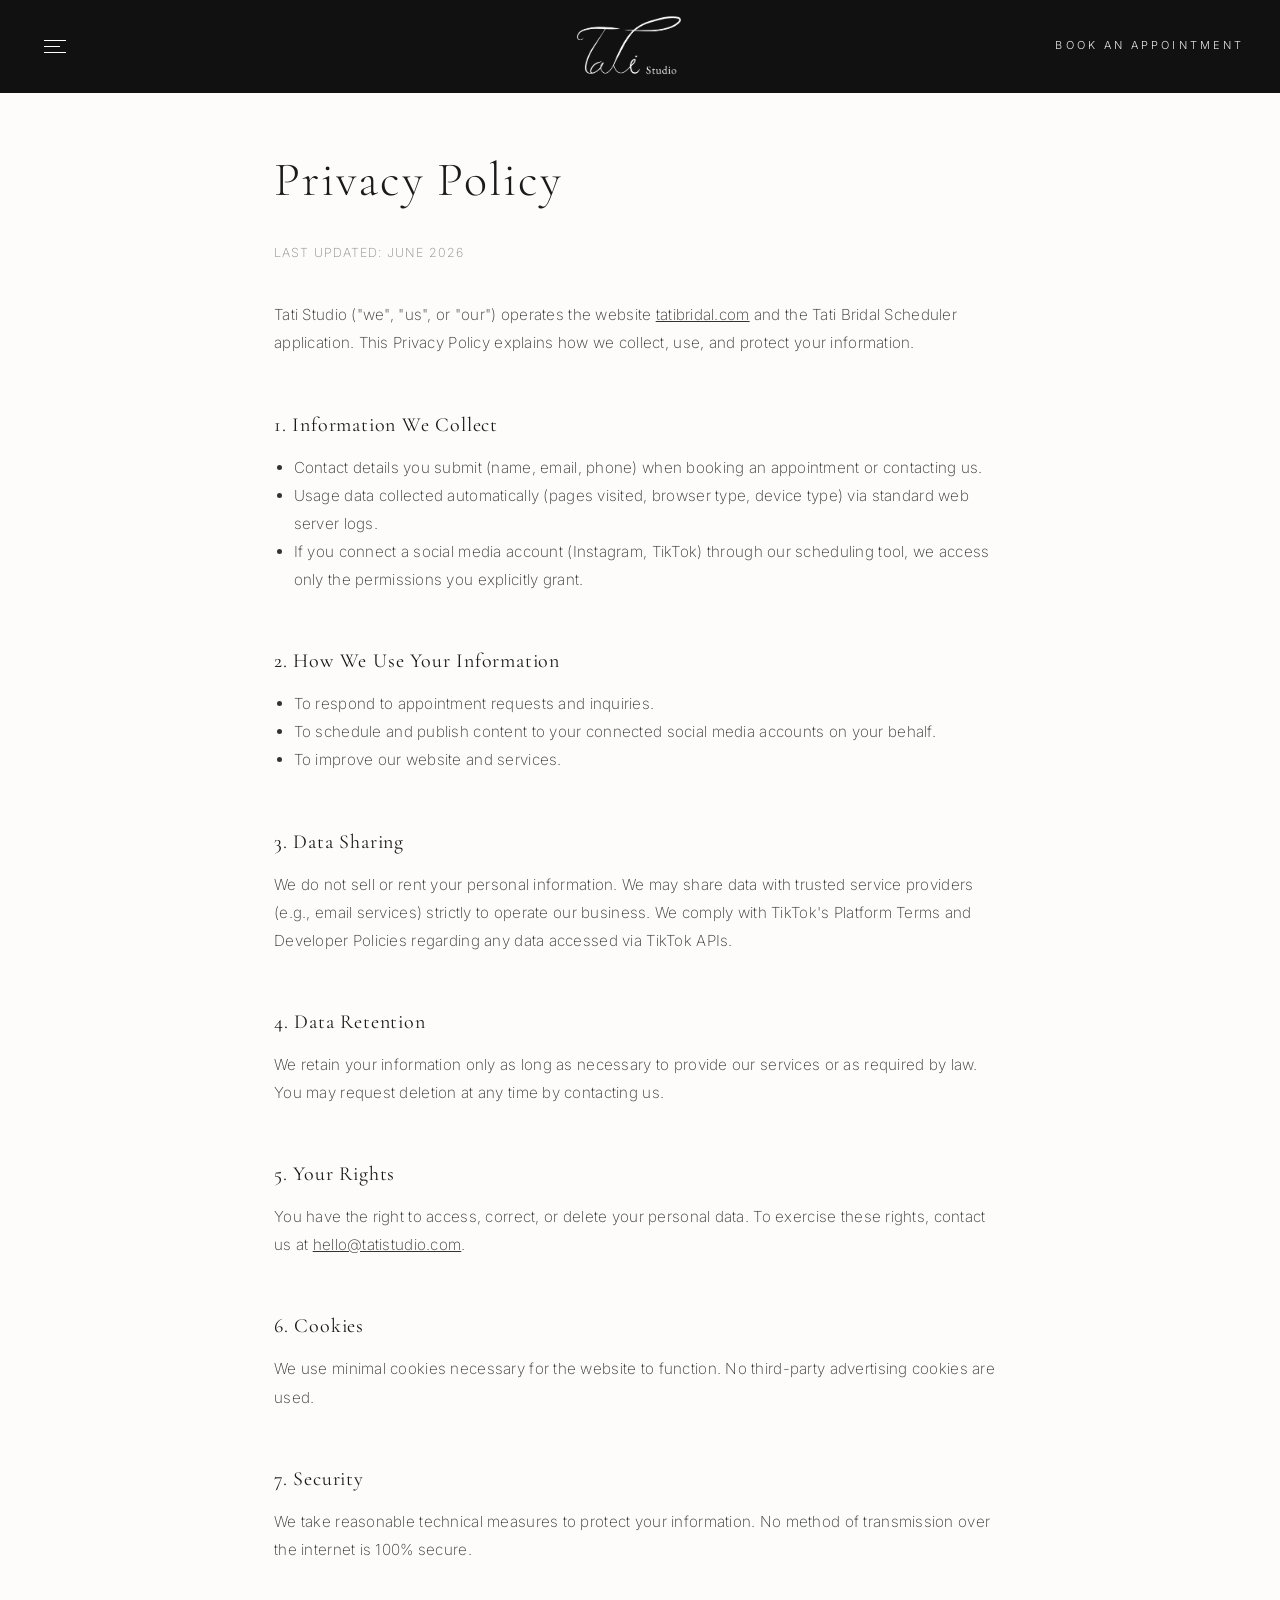
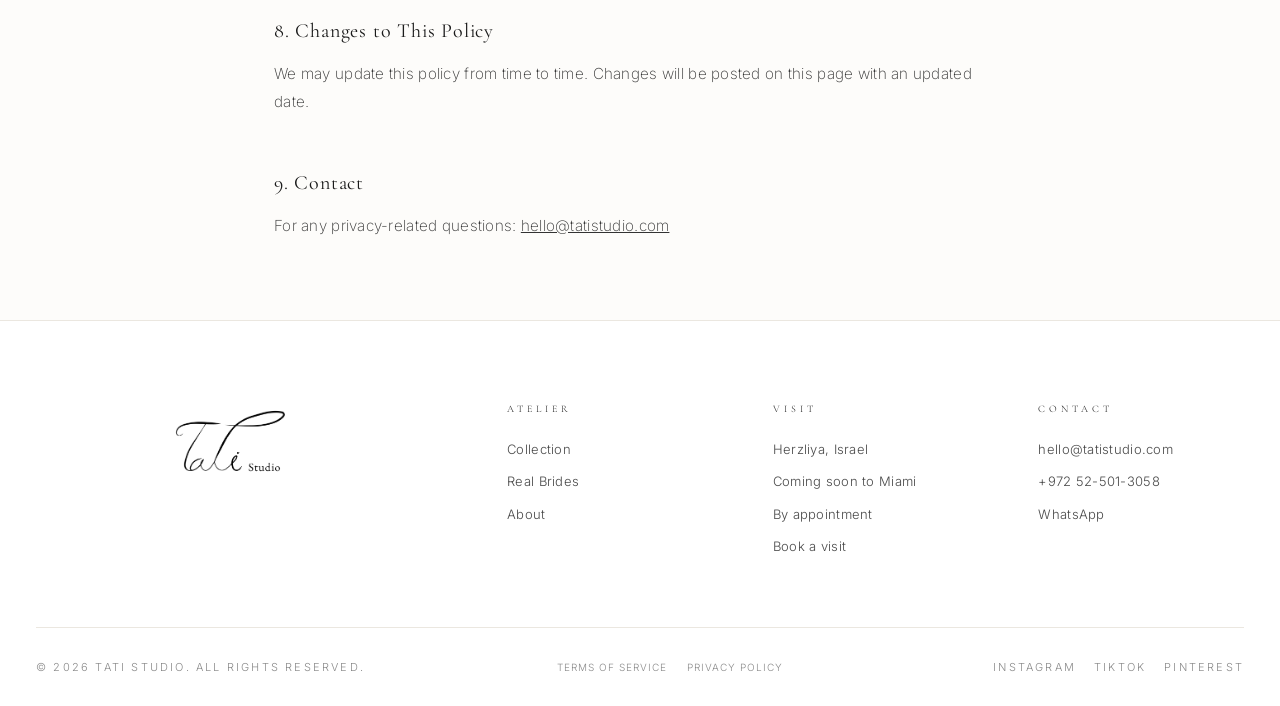
<file: privacy-policy.html>
<!DOCTYPE html>
<html lang="en">
<head>
  <meta charset="UTF-8" />
  <meta name="viewport" content="width=device-width, initial-scale=1, viewport-fit=cover" />
  <title>Privacy Policy — Tati Studio | Bridal &amp; Evening Couture</title>
  <meta name="description" content="Privacy Policy for Tati Studio." />
  <link rel="preconnect" href="https://fonts.googleapis.com">
  <link rel="preconnect" href="https://fonts.gstatic.com" crossorigin>
  <link href="https://fonts.googleapis.com/css2?family=Cormorant+Garamond:ital,wght@0,300;0,400;1,300&family=Inter:wght@200;300;400&display=swap" rel="stylesheet">
  <link rel="stylesheet" href="css/style.css" />
  <style>
    .policy-page { max-width: 780px; margin: 0 auto; padding: 140px 24px 80px; }
    .policy-page h1 { font-family: 'Cormorant Garamond', serif; font-weight: 300; font-size: clamp(2rem, 4vw, 3rem); margin-bottom: 0.4em; }
    .policy-page .updated { font-family: 'Inter', sans-serif; font-size: 0.78rem; color: #888; letter-spacing: 0.08em; text-transform: uppercase; margin-bottom: 3em; }
    .policy-page h2 { font-family: 'Cormorant Garamond', serif; font-weight: 400; font-size: 1.25rem; margin: 2.5em 0 0.6em; }
    .policy-page p, .policy-page li { font-family: 'Inter', sans-serif; font-weight: 200; font-size: 0.95rem; line-height: 1.85; color: #333; }
    .policy-page ul { padding-left: 1.4em; }
    .policy-page a { color: inherit; text-decoration: underline; }
  </style>
</head>
<body>

  <header class="site-header solid">
    <button class="menu-toggle" aria-label="Open menu"><span></span><span></span><span></span></button>
    <a href="index.html" class="brand"><img src="images/logo.png" alt="Tati Studio" class="brand-logo" /></a>
    <a href="contact.html" class="cta-mini" data-i18n="header.book">Book an appointment</a>
  </header>

  <div class="nav-overlay" aria-hidden="true">
    <button class="close" aria-label="Close menu">&times;</button>
    <nav>
      <ul>
        <li><a href="index.html" data-i18n="nav.home">Home</a></li>
        <li><a href="about.html" data-i18n="nav.about">About</a></li>
        <li><a href="collection.html" data-i18n="nav.collection">Collection</a></li>
        <li><a href="real-brides.html" data-i18n="nav.realBrides">Real Brides</a></li>
        <li><a href="contact.html" data-i18n="nav.contact">Contact</a></li>
      </ul>
    </nav>
  </div>

  <main class="policy-page">
    <h1>Privacy Policy</h1>
    <p class="updated">Last updated: June 2026</p>

    <p>Tati Studio ("we", "us", or "our") operates the website <a href="https://tatibridal.com">tatibridal.com</a> and the Tati Bridal Scheduler application. This Privacy Policy explains how we collect, use, and protect your information.</p>

    <h2>1. Information We Collect</h2>
    <ul>
      <li>Contact details you submit (name, email, phone) when booking an appointment or contacting us.</li>
      <li>Usage data collected automatically (pages visited, browser type, device type) via standard web server logs.</li>
      <li>If you connect a social media account (Instagram, TikTok) through our scheduling tool, we access only the permissions you explicitly grant.</li>
    </ul>

    <h2>2. How We Use Your Information</h2>
    <ul>
      <li>To respond to appointment requests and inquiries.</li>
      <li>To schedule and publish content to your connected social media accounts on your behalf.</li>
      <li>To improve our website and services.</li>
    </ul>

    <h2>3. Data Sharing</h2>
    <p>We do not sell or rent your personal information. We may share data with trusted service providers (e.g., email services) strictly to operate our business. We comply with TikTok's Platform Terms and Developer Policies regarding any data accessed via TikTok APIs.</p>

    <h2>4. Data Retention</h2>
    <p>We retain your information only as long as necessary to provide our services or as required by law. You may request deletion at any time by contacting us.</p>

    <h2>5. Your Rights</h2>
    <p>You have the right to access, correct, or delete your personal data. To exercise these rights, contact us at <a href="mailto:hello@tatistudio.com">hello@tatistudio.com</a>.</p>

    <h2>6. Cookies</h2>
    <p>We use minimal cookies necessary for the website to function. No third-party advertising cookies are used.</p>

    <h2>7. Security</h2>
    <p>We take reasonable technical measures to protect your information. No method of transmission over the internet is 100% secure.</p>

    <h2>8. Changes to This Policy</h2>
    <p>We may update this policy from time to time. Changes will be posted on this page with an updated date.</p>

    <h2>9. Contact</h2>
    <p>For any privacy-related questions: <a href="mailto:hello@tatistudio.com">hello@tatistudio.com</a></p>
  </main>

  <footer>
    <div class="footer-top">
      <div class="footer-brand">
        <img src="images/logo.png" alt="Tati Studio" class="footer-logo" />
      </div>
      <div class="footer-col"><h4 data-i18n="footer.atelier">Atelier</h4><ul><li><a href="collection.html" data-i18n="nav.collection">Collection</a></li><li><a href="real-brides.html" data-i18n="nav.realBrides">Real Brides</a></li><li><a href="about.html" data-i18n="nav.about">About</a></li></ul></div>
      <div class="footer-col"><h4 data-i18n="footer.visit">Visit</h4><ul><li data-i18n="footer.location">Herzliya, Israel</li><li data-i18n="footer.miami">Coming soon to Miami</li><li data-i18n="footer.byAppt">By appointment</li><li><a href="contact.html" data-i18n="footer.bookVisit">Book a visit</a></li></ul></div>
      <div class="footer-col"><h4 data-i18n="footer.contactCol">Contact</h4><ul><li><a href="mailto:hello@tatistudio.com">hello@tatistudio.com</a></li><li><a href="tel:+972525013058">+972 52-501-3058</a></li><li><a href="https://wa.me/972525013058">WhatsApp</a></li></ul></div>
    </div>
    <div class="footer-bottom">
      <div>&copy; <span data-year></span> Tati Studio. <span data-i18n="footer.rights">All rights reserved.</span></div>
      <div class="footer-legal"><a href="terms.html">Terms of Service</a><a href="privacy-policy.html">Privacy Policy</a></div>
      <div class="socials"><a href="https://www.instagram.com/the_official_tati_bridal/" target="_blank" rel="noopener">Instagram</a><a href="https://www.tiktok.com/@tatibridal" target="_blank" rel="noopener">TikTok</a><a href="#">Pinterest</a></div>
    </div>
  </footer>

  <script src="js/i18n.js"></script>
  <script src="js/main.js"></script>
</body>
</html>
</file>
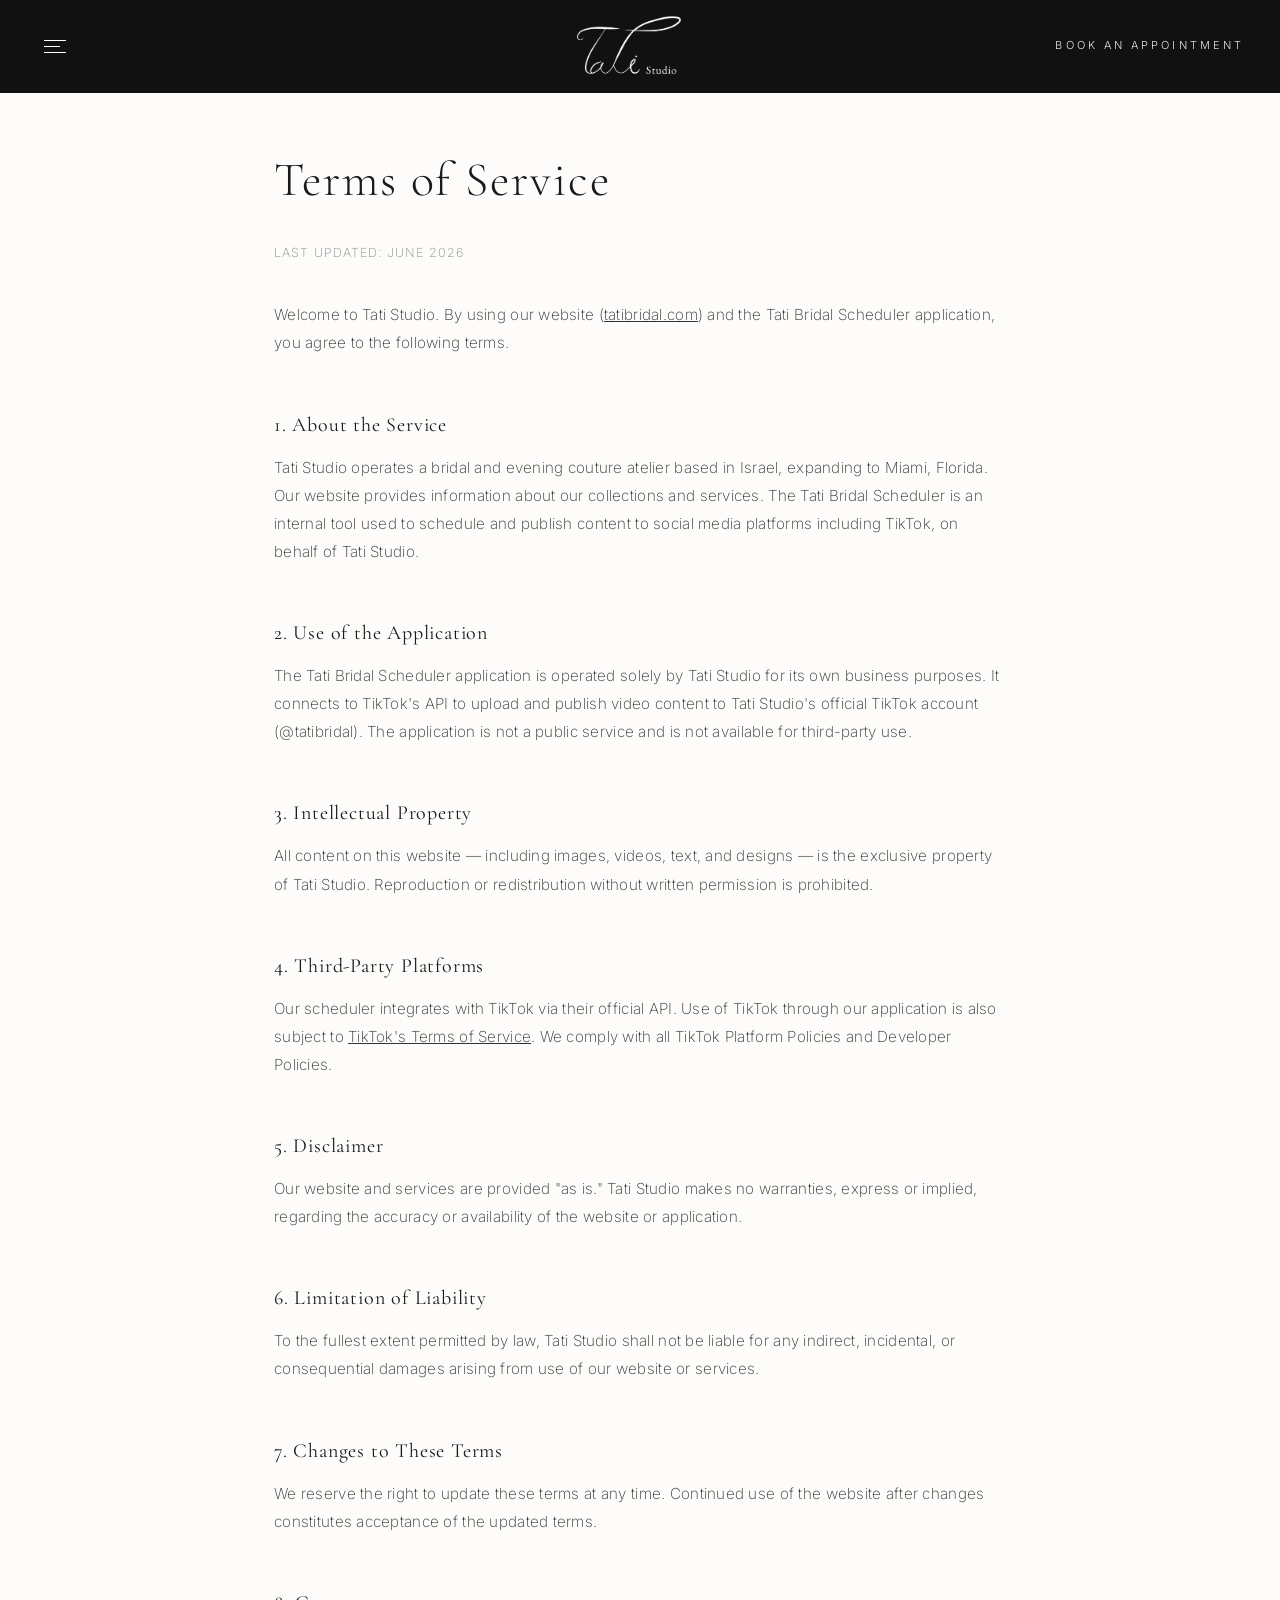
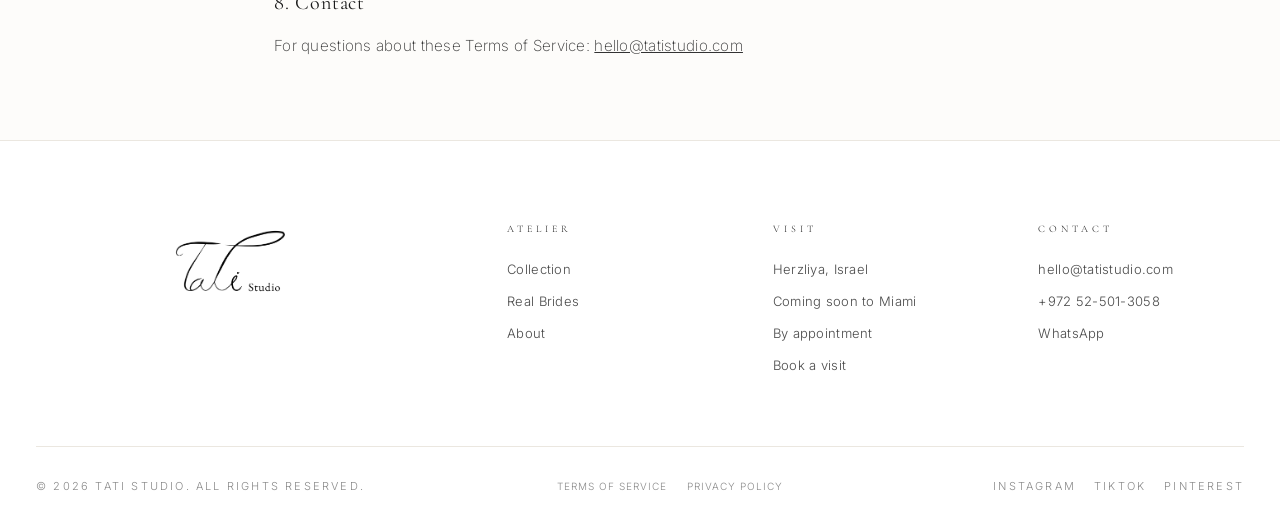
<file: terms.html>
<!DOCTYPE html>
<html lang="en">
<head>
  <meta charset="UTF-8" />
  <meta name="viewport" content="width=device-width, initial-scale=1, viewport-fit=cover" />
  <title>Terms of Service — Tati Studio | Bridal &amp; Evening Couture</title>
  <meta name="description" content="Terms of Service for Tati Studio." />
  <link rel="preconnect" href="https://fonts.googleapis.com">
  <link rel="preconnect" href="https://fonts.gstatic.com" crossorigin>
  <link href="https://fonts.googleapis.com/css2?family=Cormorant+Garamond:ital,wght@0,300;0,400;1,300&family=Inter:wght@200;300;400&display=swap" rel="stylesheet">
  <link rel="stylesheet" href="css/style.css" />
  <style>
    .policy-page { max-width: 780px; margin: 0 auto; padding: 140px 24px 80px; }
    .policy-page h1 { font-family: 'Cormorant Garamond', serif; font-weight: 300; font-size: clamp(2rem, 4vw, 3rem); margin-bottom: 0.4em; }
    .policy-page .updated { font-family: 'Inter', sans-serif; font-size: 0.78rem; color: #888; letter-spacing: 0.08em; text-transform: uppercase; margin-bottom: 3em; }
    .policy-page h2 { font-family: 'Cormorant Garamond', serif; font-weight: 400; font-size: 1.25rem; margin: 2.5em 0 0.6em; }
    .policy-page p, .policy-page li { font-family: 'Inter', sans-serif; font-weight: 200; font-size: 0.95rem; line-height: 1.85; color: #333; }
    .policy-page ul { padding-left: 1.4em; }
    .policy-page a { color: inherit; text-decoration: underline; }
  </style>
</head>
<body>

  <header class="site-header solid">
    <button class="menu-toggle" aria-label="Open menu"><span></span><span></span><span></span></button>
    <a href="index.html" class="brand"><img src="images/logo.png" alt="Tati Studio" class="brand-logo" /></a>
    <a href="contact.html" class="cta-mini" data-i18n="header.book">Book an appointment</a>
  </header>

  <div class="nav-overlay" aria-hidden="true">
    <button class="close" aria-label="Close menu">&times;</button>
    <nav>
      <ul>
        <li><a href="index.html" data-i18n="nav.home">Home</a></li>
        <li><a href="about.html" data-i18n="nav.about">About</a></li>
        <li><a href="collection.html" data-i18n="nav.collection">Collection</a></li>
        <li><a href="real-brides.html" data-i18n="nav.realBrides">Real Brides</a></li>
        <li><a href="contact.html" data-i18n="nav.contact">Contact</a></li>
      </ul>
    </nav>
  </div>

  <main class="policy-page">
    <h1>Terms of Service</h1>
    <p class="updated">Last updated: June 2026</p>

    <p>Welcome to Tati Studio. By using our website (<a href="https://tatibridal.com">tatibridal.com</a>) and the Tati Bridal Scheduler application, you agree to the following terms.</p>

    <h2>1. About the Service</h2>
    <p>Tati Studio operates a bridal and evening couture atelier based in Israel, expanding to Miami, Florida. Our website provides information about our collections and services. The Tati Bridal Scheduler is an internal tool used to schedule and publish content to social media platforms including TikTok, on behalf of Tati Studio.</p>

    <h2>2. Use of the Application</h2>
    <p>The Tati Bridal Scheduler application is operated solely by Tati Studio for its own business purposes. It connects to TikTok's API to upload and publish video content to Tati Studio's official TikTok account (@tatibridal). The application is not a public service and is not available for third-party use.</p>

    <h2>3. Intellectual Property</h2>
    <p>All content on this website — including images, videos, text, and designs — is the exclusive property of Tati Studio. Reproduction or redistribution without written permission is prohibited.</p>

    <h2>4. Third-Party Platforms</h2>
    <p>Our scheduler integrates with TikTok via their official API. Use of TikTok through our application is also subject to <a href="https://www.tiktok.com/legal/terms-of-service" target="_blank" rel="noopener">TikTok's Terms of Service</a>. We comply with all TikTok Platform Policies and Developer Policies.</p>

    <h2>5. Disclaimer</h2>
    <p>Our website and services are provided "as is." Tati Studio makes no warranties, express or implied, regarding the accuracy or availability of the website or application.</p>

    <h2>6. Limitation of Liability</h2>
    <p>To the fullest extent permitted by law, Tati Studio shall not be liable for any indirect, incidental, or consequential damages arising from use of our website or services.</p>

    <h2>7. Changes to These Terms</h2>
    <p>We reserve the right to update these terms at any time. Continued use of the website after changes constitutes acceptance of the updated terms.</p>

    <h2>8. Contact</h2>
    <p>For questions about these Terms of Service: <a href="mailto:hello@tatistudio.com">hello@tatistudio.com</a></p>
  </main>

  <footer>
    <div class="footer-top">
      <div class="footer-brand">
        <img src="images/logo.png" alt="Tati Studio" class="footer-logo" />
      </div>
      <div class="footer-col"><h4 data-i18n="footer.atelier">Atelier</h4><ul><li><a href="collection.html" data-i18n="nav.collection">Collection</a></li><li><a href="real-brides.html" data-i18n="nav.realBrides">Real Brides</a></li><li><a href="about.html" data-i18n="nav.about">About</a></li></ul></div>
      <div class="footer-col"><h4 data-i18n="footer.visit">Visit</h4><ul><li data-i18n="footer.location">Herzliya, Israel</li><li data-i18n="footer.miami">Coming soon to Miami</li><li data-i18n="footer.byAppt">By appointment</li><li><a href="contact.html" data-i18n="footer.bookVisit">Book a visit</a></li></ul></div>
      <div class="footer-col"><h4 data-i18n="footer.contactCol">Contact</h4><ul><li><a href="mailto:hello@tatistudio.com">hello@tatistudio.com</a></li><li><a href="tel:+972525013058">+972 52-501-3058</a></li><li><a href="https://wa.me/972525013058">WhatsApp</a></li></ul></div>
    </div>
    <div class="footer-bottom">
      <div>&copy; <span data-year></span> Tati Studio. <span data-i18n="footer.rights">All rights reserved.</span></div>
      <div class="footer-legal"><a href="terms.html">Terms of Service</a><a href="privacy-policy.html">Privacy Policy</a></div>
      <div class="socials"><a href="https://www.instagram.com/the_official_tati_bridal/" target="_blank" rel="noopener">Instagram</a><a href="https://www.tiktok.com/@tatibridal" target="_blank" rel="noopener">TikTok</a><a href="#">Pinterest</a></div>
    </div>
  </footer>

  <script src="js/i18n.js"></script>
  <script src="js/main.js"></script>
</body>
</html>
</file>
<file: css/style.css>
/* ===========================
   TATI STUDIO — Minimal Luxury
   =========================== */

:root {
  --bg: #fdfcfa;          /* off-white */
  --ink: #1a1a1a;         /* soft black */
  --ink-soft: #4a4a4a;
  --ink-mute: #8a8a8a;
  --line: #ebe7e0;        /* hairline */
  --accent: #b29469;      /* champagne/gold */
  --serif: 'Cormorant Garamond', 'Times New Roman', serif;
  --sans: 'Inter', 'Helvetica Neue', Arial, sans-serif;
}

* { box-sizing: border-box; margin: 0; padding: 0; }

html { scroll-behavior: smooth; }

body {
  font-family: var(--sans);
  font-weight: 300;
  font-size: 14px;
  line-height: 1.7;
  color: var(--ink);
  background: var(--bg);
  -webkit-font-smoothing: antialiased;
  letter-spacing: 0.02em;
}

img, video { display: block; max-width: 100%; height: auto; }

a {
  color: inherit;
  text-decoration: none;
  transition: opacity .25s ease, color .25s ease;
}
a:hover { opacity: .65; }

h1, h2, h3, h4 {
  font-family: var(--serif);
  font-weight: 300;
  letter-spacing: 0.04em;
  color: var(--ink);
}

/* ===========================
   HEADER
   =========================== */
.site-header {
  position: fixed;
  top: 0; left: 0; right: 0;
  z-index: 50;
  display: flex;
  align-items: center;
  justify-content: space-between;
  padding: 32px 36px;
  background: #111;
  transition: background .4s ease, padding .35s ease, box-shadow .35s ease;
}
.site-header.scrolled {
  background: rgba(253, 252, 250, 0.97);
  backdrop-filter: blur(10px);
  -webkit-backdrop-filter: blur(10px);
  padding: 22px 36px;
  border-bottom: 1px solid var(--line);
}
.site-header.solid {
  background: #111;
  padding: 32px 36px;
}
.site-header.solid.scrolled {
  background: rgba(253, 252, 250, 0.97);
  padding: 22px 36px;
  border-bottom: 1px solid var(--line);
}

.menu-toggle {
  background: none;
  border: 0;
  cursor: pointer;
  padding: 8px;
  display: flex;
  flex-direction: column;
  gap: 5px;
  width: 36px;
}
.menu-toggle span {
  display: block;
  height: 1px;
  background: #fff;
  transition: transform .35s ease, opacity .25s ease, background .4s ease;
}
.menu-toggle span:nth-child(1) { width: 22px; }
.menu-toggle span:nth-child(2) { width: 16px; }
.menu-toggle span:nth-child(3) { width: 22px; }

.site-header.scrolled .menu-toggle span { background: var(--ink); }

.brand {
  position: absolute;
  left: 50%;
  top: 50%;
  transform: translate(-50%, -50%);
  display: flex;
  align-items: center;
}
.brand-logo {
  height: 80px;
  width: auto;
  display: block;
  filter: brightness(0) invert(1);
  transition: filter .4s ease, height .35s ease;
}
.site-header.scrolled .brand-logo {
  height: 60px;
  filter: none;
}

.cta-mini {
  font-size: 11px;
  letter-spacing: 0.28em;
  text-transform: uppercase;
  color: rgba(255,255,255,0.9);
  border-bottom: 1px solid transparent;
  padding-bottom: 2px;
  transition: opacity .25s ease, color .4s ease, border-color .25s ease;
}
.cta-mini:hover { border-bottom-color: rgba(255,255,255,0.7); opacity: 1; }
.site-header.scrolled .cta-mini { color: var(--ink); }
.site-header.scrolled .cta-mini:hover { border-bottom-color: var(--ink); }

/* ===========================
   FULLSCREEN MENU OVERLAY
   =========================== */
.nav-overlay {
  position: fixed;
  inset: 0;
  background: var(--bg);
  z-index: 100;
  display: flex;
  align-items: center;
  justify-content: center;
  opacity: 0;
  pointer-events: none;
  transition: opacity .5s ease;
}
.nav-overlay.open {
  opacity: 1;
  pointer-events: auto;
}
.nav-overlay .close {
  position: absolute;
  top: 28px;
  right: 36px;
  background: none;
  border: 0;
  font-size: 28px;
  font-weight: 200;
  cursor: pointer;
  color: var(--ink);
}
.nav-overlay nav ul {
  list-style: none;
  text-align: center;
}
.nav-overlay nav li {
  margin: 18px 0;
  opacity: 0;
  transform: translateY(20px);
  transition: opacity .6s ease, transform .6s ease;
}
.nav-overlay.open nav li { opacity: 1; transform: translateY(0); }
.nav-overlay nav li:nth-child(1) { transition-delay: .15s; }
.nav-overlay nav li:nth-child(2) { transition-delay: .22s; }
.nav-overlay nav li:nth-child(3) { transition-delay: .29s; }
.nav-overlay nav li:nth-child(4) { transition-delay: .36s; }
.nav-overlay nav li:nth-child(5) { transition-delay: .43s; }
.nav-overlay nav li:nth-child(6) { transition-delay: .50s; }

.nav-overlay nav a {
  font-family: var(--serif);
  font-size: 38px;
  font-weight: 300;
  letter-spacing: 0.06em;
  color: var(--ink);
}
.nav-overlay .nav-foot {
  position: absolute;
  bottom: 36px;
  left: 0;
  right: 0;
  text-align: center;
  font-size: 11px;
  letter-spacing: 0.3em;
  text-transform: uppercase;
  color: var(--ink-mute);
}

.lang-switcher {
  display: flex;
  align-items: center;
  justify-content: center;
  gap: 10px;
  margin-top: 40px;
  font-family: var(--sans);
  font-size: 10px;
  letter-spacing: 0.3em;
  color: var(--ink-mute);
}
.lang-btn {
  background: none;
  border: none;
  font-family: var(--sans);
  font-size: 10px;
  letter-spacing: 0.3em;
  text-transform: uppercase;
  color: var(--ink);
  cursor: pointer;
  padding: 4px 0;
  opacity: 0.35;
  transition: opacity .2s;
}
.lang-btn.active { opacity: 1; border-bottom: 1px solid var(--ink); }
.lang-btn:hover { opacity: 0.7; }

/* ===========================
   HERO
   =========================== */
.hero {
  position: relative;
  width: 100%;
  height: 100vh;
  overflow: hidden;
  background: #111;
}
.hero video,
.hero .hero-img {
  position: absolute;
  inset: 0;
  width: 100%;
  height: 100%;
  object-fit: cover;
}
.hero .hero-img {
  background:
    linear-gradient(135deg, rgba(0,0,0,.25), rgba(0,0,0,.45)),
    url('https://images.unsplash.com/photo-1606800052052-a08af7148866?auto=format&fit=crop&w=1800&q=80') center/cover no-repeat;
}
.hero::after {
  content: '';
  position: absolute;
  inset: 0;
  background: linear-gradient(180deg, rgba(0,0,0,.15) 0%, rgba(0,0,0,0) 25%, rgba(0,0,0,0) 70%, rgba(0,0,0,.45) 100%);
  pointer-events: none;
}
.hero-content {
  position: absolute;
  inset: 0;
  display: flex;
  flex-direction: column;
  align-items: center;
  justify-content: center;
  color: #fff;
  text-align: center;
  z-index: 2;
  padding: 0 24px;
}
.hero-eyebrow {
  font-size: 10px;
  letter-spacing: 0.5em;
  text-transform: uppercase;
  margin-bottom: 24px;
  opacity: .85;
}
.hero h1 {
  font-size: clamp(38px, 6vw, 86px);
  font-weight: 300;
  letter-spacing: 0.04em;
  color: #fff;
  margin-bottom: 16px;
  line-height: 1.1;
}
.hero p.tag {
  font-size: 13px;
  letter-spacing: 0.3em;
  text-transform: uppercase;
  opacity: .8;
  margin-bottom: 48px;
}
.hero-cta-minimal {
  position: absolute;
  bottom: 40px;
  left: 48px;
  z-index: 2;
  font-family: var(--sans);
  font-size: 10px;
  font-weight: 300;
  letter-spacing: 0.35em;
  text-transform: uppercase;
  color: rgba(255,255,255,0.85);
  border-bottom: 1px solid rgba(255,255,255,0.4);
  padding-bottom: 3px;
  transition: color .3s, border-color .3s;
}
.hero-cta-minimal:hover {
  color: #fff;
  border-color: rgba(255,255,255,0.9);
  opacity: 1;
}
.hero-brand-name {
  font-family: var(--serif);
  font-size: clamp(42px, 7vw, 96px);
  font-weight: 300;
  letter-spacing: 0.25em;
  text-transform: uppercase;
  color: #fff;
  margin-bottom: 40px;
  line-height: 1;
}
.hero-brand-name span {
  color: var(--accent);
  font-style: italic;
  letter-spacing: 0;
}
.hero-scroll {
  position: absolute;
  bottom: 40px;
  left: 50%;
  transform: translateX(-50%);
  font-size: 10px;
  letter-spacing: 0.4em;
  text-transform: uppercase;
  color: #fff;
  opacity: .7;
  z-index: 2;
}
.hero-scroll::after {
  content: '';
  display: block;
  width: 1px;
  height: 40px;
  background: #fff;
  margin: 12px auto 0;
  animation: scrollLine 2s ease-in-out infinite;
  transform-origin: top;
}
@keyframes scrollLine {
  0%, 100% { transform: scaleY(.4); opacity: .4; }
  50% { transform: scaleY(1); opacity: 1; }
}

/* ===========================
   BUTTONS
   =========================== */
.btn {
  display: inline-block;
  padding: 16px 40px;
  font-family: var(--sans);
  font-size: 11px;
  letter-spacing: 0.32em;
  text-transform: uppercase;
  border: 1px solid var(--ink);
  background: transparent;
  color: var(--ink);
  cursor: pointer;
  transition: background .3s ease, color .3s ease;
}
.btn:hover { background: var(--ink); color: #fff; opacity: 1; }
.btn-light {
  border-color: #fff;
  color: #fff;
}
.btn-light:hover { background: #fff; color: var(--ink); }

/* ===========================
   SECTIONS
   =========================== */
section {
  padding: 120px 36px;
}
.section-title {
  text-align: center;
  margin-bottom: 80px;
}
.section-title .eyebrow {
  display: block;
  font-size: 10px;
  letter-spacing: 0.5em;
  text-transform: uppercase;
  color: var(--accent);
  margin-bottom: 18px;
}
.section-title h2 {
  font-size: clamp(32px, 4vw, 52px);
  font-weight: 300;
}

/* INTRO / WORLD */
.intro {
  max-width: 720px;
  margin: 0 auto;
  text-align: center;
}
.intro p {
  font-family: var(--serif);
  font-size: 22px;
  line-height: 1.7;
  font-weight: 300;
  font-style: italic;
  color: var(--ink-soft);
}

/* COLLECTION GRID */
.collection-grid {
  display: grid;
  grid-template-columns: repeat(3, 1fr);
  gap: 6px;
  max-width: 1600px;
  margin: 0 auto;
}
.collection-grid.featured {
  grid-template-columns: repeat(2, 1fr);
}
.dress-card {
  position: relative;
  overflow: hidden;
  aspect-ratio: 3 / 4;
  background: #f3efe8;
  cursor: pointer;
}
.dress-card .dress-img {
  width: 100%;
  height: 100%;
  background-size: cover;
  background-position: center;
  transition: transform 1.2s ease;
}
.dress-card:hover .dress-img { transform: scale(1.04); }
.dress-card .dress-meta {
  position: absolute;
  bottom: 24px;
  left: 24px;
  right: 24px;
  color: #fff;
  z-index: 2;
}
.dress-card .dress-meta::before {
  content: '';
  position: absolute;
  inset: -120px -24px -24px;
  background: linear-gradient(180deg, transparent, rgba(0,0,0,.55));
  z-index: -1;
}
.dress-card .dress-name {
  font-family: var(--serif);
  font-size: 22px;
  letter-spacing: 0.08em;
  font-weight: 300;
}
.dress-card .dress-cat {
  font-size: 10px;
  letter-spacing: 0.4em;
  text-transform: uppercase;
  opacity: .85;
  margin-top: 4px;
}

/* SPLIT FEATURE */
.split {
  display: grid;
  grid-template-columns: 1fr 1fr;
  gap: 0;
  align-items: stretch;
}
.split.reverse { direction: rtl; }
.split.reverse > * { direction: ltr; }
.split-img {
  aspect-ratio: 4 / 5;
  background: #ece6dc center/cover no-repeat;
}
.split-text {
  display: flex;
  flex-direction: column;
  justify-content: center;
  padding: 80px;
  background: var(--bg);
}
.split-text .eyebrow {
  font-size: 10px;
  letter-spacing: 0.45em;
  text-transform: uppercase;
  color: var(--accent);
  margin-bottom: 20px;
}
.split-text h3 {
  font-size: 40px;
  margin-bottom: 24px;
  line-height: 1.2;
}
.split-text p {
  color: var(--ink-soft);
  margin-bottom: 32px;
  max-width: 460px;
}

/* REAL BRIDES MASONRY */
.brides-grid {
  columns: 3;
  column-gap: 6px;
  max-width: 1500px;
  margin: 0 auto;
}
.brides-grid .bride {
  break-inside: avoid;
  margin-bottom: 6px;
  position: relative;
  overflow: hidden;
}
.brides-grid .bride .bride-img {
  width: 100%;
  display: block;
  background: #ece6dc;
  background-size: cover;
  background-position: center;
}
.brides-grid .bride .bride-img.r1 { aspect-ratio: 3/4; }
.brides-grid .bride .bride-img.r2 { aspect-ratio: 2/3; }
.brides-grid .bride .bride-img.r3 { aspect-ratio: 4/5; }
.brides-grid .bride .bride-img.r4 { aspect-ratio: 1/1; }

/* APPOINTMENT BLOCK */
.appointment {
  background: #f6f2ec;
  text-align: center;
  padding: 140px 36px;
}
.appointment h2 {
  font-size: clamp(34px, 4.5vw, 60px);
  margin-bottom: 24px;
}
.appointment p {
  max-width: 540px;
  margin: 0 auto 40px;
  color: var(--ink-soft);
}

/* INSTAGRAM FEED */
.instagram-feed {
  display: grid;
  grid-template-columns: repeat(6, 1fr);
  gap: 2px;
}
.instagram-feed .ig-item {
  aspect-ratio: 1/1;
  background: #ece6dc center/cover no-repeat;
  position: relative;
}
.instagram-feed .ig-item::after {
  content: '';
  position: absolute;
  inset: 0;
  background: rgba(0,0,0,.15);
  opacity: 0;
  transition: opacity .3s ease;
}
.instagram-feed .ig-item:hover::after { opacity: 1; }

/* FORMS */
.form {
  max-width: 580px;
  margin: 0 auto;
  display: grid;
  gap: 20px;
}
.form .row {
  display: grid;
  grid-template-columns: 1fr 1fr;
  gap: 20px;
}
.form input,
.form textarea,
.form select {
  width: 100%;
  border: 0;
  border-bottom: 1px solid var(--line);
  background: transparent;
  padding: 14px 0;
  font-family: var(--sans);
  font-size: 13px;
  font-weight: 300;
  letter-spacing: 0.05em;
  color: var(--ink);
  outline: none;
  transition: border-color .25s ease;
}
.form input:focus,
.form textarea:focus,
.form select:focus { border-bottom-color: var(--ink); }
.form label {
  font-size: 10px;
  letter-spacing: 0.4em;
  text-transform: uppercase;
  color: var(--ink-mute);
}
.form textarea { min-height: 120px; resize: vertical; }
.form .submit-row { margin-top: 16px; text-align: center; }

/* FOOTER */
footer {
  background: #fff;
  border-top: 1px solid var(--line);
  padding: 80px 36px 40px;
}
.footer-top {
  display: grid;
  grid-template-columns: 2fr 1fr 1fr 1fr;
  gap: 60px;
  max-width: 1400px;
  margin: 0 auto 60px;
}
.footer-logo {
  height: 84px;
  width: auto;
  display: block;
  margin: 0 auto;
}
.footer-brand p {
  color: var(--ink-mute);
  font-size: 12px;
  max-width: 320px;
  line-height: 1.8;
}
.footer-col h4 {
  font-size: 10px;
  letter-spacing: 0.4em;
  text-transform: uppercase;
  margin-bottom: 20px;
  color: var(--ink);
}
.footer-col ul { list-style: none; }
.footer-col li { margin-bottom: 10px; font-size: 13px; color: var(--ink-soft); }
.footer-bottom {
  max-width: 1400px;
  margin: 0 auto;
  padding-top: 30px;
  border-top: 1px solid var(--line);
  display: flex;
  justify-content: space-between;
  align-items: center;
  font-size: 11px;
  letter-spacing: 0.2em;
  text-transform: uppercase;
  color: var(--ink-mute);
}
.footer-bottom .socials a { margin-left: 18px; }
.footer-legal { display: flex; gap: 20px; }
.footer-legal a { color: var(--ink-mute); text-decoration: none; letter-spacing: 0.1em; font-size: 10px; }
.footer-legal a:hover { color: var(--ink); }

/* ===========================
   PAGE HERO (interior pages)
   =========================== */
.page-hero {
  height: 60vh;
  min-height: 420px;
  position: relative;
  background: #f3efe8 center/cover no-repeat;
  display: flex;
  align-items: center;
  justify-content: center;
  text-align: center;
  color: #fff;
  margin-top: 0;
}
.page-hero::after {
  content: '';
  position: absolute;
  inset: 0;
  background: rgba(0,0,0,.3);
}
.page-hero .page-hero-inner {
  position: relative;
  z-index: 2;
  padding: 0 24px;
}
.page-hero .eyebrow {
  font-size: 10px;
  letter-spacing: 0.5em;
  text-transform: uppercase;
  margin-bottom: 18px;
  opacity: .9;
}
.page-hero h1 {
  font-size: clamp(36px, 5vw, 68px);
  font-weight: 300;
  color: #fff;
  letter-spacing: 0.05em;
}

/* DRESS DETAIL */
.dress-detail {
  display: grid;
  grid-template-columns: 1.2fr 1fr;
  gap: 0;
  min-height: 90vh;
}
.dress-gallery {
  display: grid;
  grid-template-columns: 1fr;
  gap: 6px;
  background: #f3efe8;
}
.dress-gallery .gallery-img {
  aspect-ratio: 3/4;
  background: #ece6dc center/cover no-repeat;
}
.dress-info {
  padding: 100px 80px;
  display: flex;
  flex-direction: column;
  justify-content: center;
}
.dress-info .eyebrow {
  font-size: 10px;
  letter-spacing: 0.45em;
  text-transform: uppercase;
  color: var(--accent);
  margin-bottom: 16px;
}
.dress-info h1 {
  font-size: 56px;
  font-weight: 300;
  margin-bottom: 24px;
}
.dress-info p { color: var(--ink-soft); margin-bottom: 16px; max-width: 460px; }
.dress-info .meta-list {
  list-style: none;
  margin: 32px 0 40px;
  padding: 32px 0;
  border-top: 1px solid var(--line);
  border-bottom: 1px solid var(--line);
}
.dress-info .meta-list li {
  display: flex;
  justify-content: space-between;
  padding: 8px 0;
  font-size: 12px;
  letter-spacing: 0.1em;
  color: var(--ink-soft);
}
.dress-info .meta-list li span:first-child {
  text-transform: uppercase;
  letter-spacing: 0.3em;
  font-size: 10px;
  color: var(--ink-mute);
}

/* ===========================
   RESPONSIVE
   =========================== */

/* Large / TV (≥1920px) */
@media (min-width: 1920px) {
  section { padding: 140px 60px; }
  .hero-cta-minimal { bottom: 60px; left: 72px; font-size: 11px; }
  .coll-hero { height: 80vh; }
  .footer-logo { height: 100px; }
  .footer-top { gap: 80px; }
}

/* Wide desktop (1400–1919px) */
@media (min-width: 1400px) and (max-width: 1919px) {
  section { padding: 120px 48px; }
}

/* Tablet landscape (768–1024px) */
@media (max-width: 1024px) {
  .collection-grid { grid-template-columns: repeat(2, 1fr); }
  .collection-grid.featured { grid-template-columns: repeat(2, 1fr); }
  .brides-grid { columns: 2; }
  .footer-top { grid-template-columns: 1fr 1fr; gap: 40px; }
  .split { grid-template-columns: 1fr; }
  .split.reverse { direction: ltr; }
  .split-text { padding: 60px 36px; }
  .dress-detail { grid-template-columns: 1fr; }
  .dress-info { padding: 60px 36px; }
  .instagram-feed { grid-template-columns: repeat(3, 1fr); }
  section { padding: 90px 28px; }
  .section-title { margin-bottom: 60px; }
  .hero-cta-minimal { left: 36px; bottom: 36px; }
  /* Real brides grid */
  .rb-grid { grid-template-columns: repeat(2, 1fr); }
  /* Dress slider */
  .dress-slider { max-width: 90vw; }
}

/* Mobile (≤640px) */
@media (max-width: 640px) {
  body { font-size: 14px; }

  /* Header */
  .site-header { padding: 14px 18px; }
  .site-header.scrolled { padding: 10px 18px; }
  .brand-logo { height: 28px; }
  .cta-mini { display: none; }
  .menu-toggle { padding: 10px; min-width: 44px; min-height: 44px; }

  /* Hero */
  .hero { height: 100dvh; min-height: 560px; }
  .hero video { object-position: center center; }
  .hero-cta-minimal { left: 22px; bottom: 32px; font-size: 9px; letter-spacing: 0.3em; }

  /* Page hero (interior) */
  .coll-hero { height: 55vh; min-height: 320px; }
  .coll-hero-caption h1 { font-size: 36px; }
  .coll-hero-caption .eyebrow { font-size: 9px; }

  /* Sections */
  section { padding: 70px 18px; }
  .section-title { margin-bottom: 44px; }
  .section-title h2 { font-size: 28px; }
  .section-title .eyebrow { font-size: 9px; letter-spacing: 0.4em; margin-bottom: 14px; }
  .intro p { font-size: 18px; line-height: 1.6; }
  .intro h2 { font-size: clamp(22px, 6vw, 32px) !important; }

  /* Buttons */
  .btn { padding: 16px 28px; font-size: 11px; min-height: 48px; display: inline-flex; align-items: center; justify-content: center; }

  /* Collection grid */
  .coll-grid { grid-template-columns: repeat(2, 1fr) !important; gap: 4px; }
  .coll-grid .coll-card:last-child:nth-child(3n+1) { grid-column: auto; }

  /* Real Brides */
  .rb-grid { grid-template-columns: repeat(2, 1fr); gap: 4px; }
  .rb-title-section { padding: 120px 22px 40px; }
  .rb-title-section h1 { font-size: 40px; }
  .brides-grid { columns: 1; column-gap: 0; }

  /* Dress page */
  .dress-title-section { padding: 120px 22px 30px; }
  .dress-title-section h1 { font-size: clamp(34px, 10vw, 52px); }
  .dress-slider { max-width: 100vw; gap: 12px; padding: 0 4px; }
  .ds-track img { max-height: 70vh; }
  .ds-arrow { font-size: 18px; }
  .ds-counter { font-size: 11px; margin-top: 14px; }
  .also-love { padding: 60px 18px; }

  /* Split */
  .split-img { aspect-ratio: 4 / 5; }
  .split-text { padding: 50px 22px; }
  .split-text h3 { font-size: 30px; }

  /* Appointment block */
  .appointment { padding: 80px 22px; }
  .appointment h2 { font-size: 32px; }

  /* Forms */
  .form { gap: 16px; }
  .form .row { grid-template-columns: 1fr; gap: 16px; }
  .form input,
  .form textarea,
  .form select { font-size: 16px; padding: 14px 0; }
  .form input[type="date"] { min-height: 48px; }
  .form textarea { min-height: 100px; }

  /* Nav overlay */
  .nav-overlay nav li { margin: 14px 0; }
  .nav-overlay nav a { font-size: 26px; letter-spacing: 0.04em; }
  .nav-overlay .close {
    top: 18px; right: 18px;
    width: 44px; height: 44px;
    font-size: 28px;
    display: flex; align-items: center; justify-content: center;
  }
  .nav-overlay .nav-foot { bottom: 28px; font-size: 10px; letter-spacing: 0.25em; }

  /* About */
  section [style*="grid-template-columns: repeat(3, 1fr)"] {
    grid-template-columns: 1fr !important;
    gap: 40px !important;
  }
  section [style*="grid-template-columns: 80px 1fr"] {
    grid-template-columns: 60px 1fr !important;
    gap: 16px !important;
  }

  /* Footer */
  footer { padding: 60px 22px 30px; }
  .footer-top { grid-template-columns: 1fr; gap: 36px; margin-bottom: 36px; }
  .footer-logo { height: 60px; }
  .footer-bottom { flex-direction: column; gap: 14px; text-align: center; font-size: 10px; }
  .footer-bottom .socials a { margin: 0 10px; }
}

/* Small phones (≤380px) */
@media (max-width: 380px) {
  .coll-hero-caption h1 { font-size: 28px; }
  .section-title h2 { font-size: 24px; }
  .intro p { font-size: 16px; }
  .brand-logo { height: 24px; }
  .split-text h3 { font-size: 26px; }
  .appointment h2 { font-size: 28px; }
  .about-hero { height: 70vh; }
  .about-hero-caption { left: 22px; bottom: 36px; }
  .about-opener { padding: 70px 18px; }
  .about-opener p { font-size: 20px; }
  .about-pullquote { padding: 70px 18px; }
  .about-pullquote blockquote { font-size: 18px; }
  .br-desk { display: none; }
  .rb-grid { grid-template-columns: 1fr; }
  .footer-logo { height: 50px; }
}

/* ===========================
   ABOUT PAGE
   =========================== */
.bw { filter: grayscale(100%); }

.about-hero {
  position: relative;
  height: 100vh;
  overflow: hidden;
  background: #111;
}
.about-hero img {
  width: 100%;
  height: 100%;
  object-fit: cover;
  object-position: center 50%;
  display: block;
}
.about-hero::after {
  content: '';
  position: absolute;
  inset: 0;
  background: linear-gradient(to top, rgba(0,0,0,.5) 0%, rgba(0,0,0,0) 45%);
  pointer-events: none;
}
.about-hero-caption {
  position: absolute;
  bottom: 80px;
  left: 80px;
  z-index: 2;
}
.about-hero-caption .eyebrow {
  color: rgba(255,255,255,.75);
  display: block;
  margin-bottom: 14px;
  font-size: 10px;
  letter-spacing: .5em;
  text-transform: uppercase;
}
.about-hero-caption h1 {
  color: #fff;
  font-size: clamp(38px, 5vw, 72px);
  font-weight: 300;
  line-height: 1.15;
}

.about-opener {
  max-width: 820px;
  margin: 0 auto;
  padding: 120px 40px;
  text-align: center;
}
.about-opener p {
  font-family: var(--serif);
  font-size: clamp(22px, 2.8vw, 34px);
  font-weight: 300;
  font-style: italic;
  line-height: 1.65;
  color: var(--ink);
}

.split-img.square-crop {
  aspect-ratio: 1 / 1;
  background-position: center 0% !important;
}

.about-pullquote {
  padding: 120px 60px;
  text-align: center;
  background: #f6f2ec;
}
.about-pullquote blockquote {
  max-width: 820px;
  margin: 0 auto;
  font-family: var(--serif);
  font-size: clamp(20px, 2.4vw, 28px);
  font-weight: 300;
  font-style: italic;
  line-height: 1.75;
  color: var(--ink);
}
.about-pullquote blockquote::before {
  content: '\201C';
  font-size: 72px;
  color: var(--accent);
  font-family: var(--serif);
  line-height: 0;
  vertical-align: -.35em;
  margin-right: 6px;
}

.about-full-img {
  width: 100%;
  overflow: hidden;
  line-height: 0;
}
.about-full-img img {
  width: 100%;
  height: 65vh;
  object-fit: cover;
  object-position: center center;
  display: block;
}

.about-text-section {
  padding: 120px 40px;
}
.about-text-inner {
  max-width: 680px;
  margin: 0 auto;
}
.about-text-inner .eyebrow {
  font-size: 10px;
  letter-spacing: 0.45em;
  text-transform: uppercase;
  color: var(--accent);
  display: block;
  margin-bottom: 20px;
}
.about-text-inner h2 {
  font-family: var(--serif);
  font-size: clamp(28px, 3.5vw, 46px);
  font-weight: 300;
  line-height: 1.2;
  margin-bottom: 36px;
}
.about-text-inner p {
  color: var(--ink-soft);
  margin-bottom: 22px;
  line-height: 1.85;
}

/* Touch device — disable hover scale for cards (avoids stuck states) */
@media (hover: none) {
  .dress-card:hover .dress-img { transform: none; }
  .instagram-feed .ig-item:hover::after { opacity: 0; }
  a:hover { opacity: 1; }
}

/* iPhone safe area */
@supports (padding: max(0px)) {
  .site-header { padding-top: max(14px, env(safe-area-inset-top)); }
  footer { padding-bottom: max(30px, env(safe-area-inset-bottom)); }
  .nav-overlay .close { top: max(18px, env(safe-area-inset-top)); }
  .nav-overlay .nav-foot { bottom: max(28px, env(safe-area-inset-bottom)); }
}

/* Prevent horizontal scroll & long-word overflow */
html, body { overflow-x: hidden; max-width: 100%; }
img, video { max-width: 100%; }

/* Disable text-size adjust on iOS rotate */
html { -webkit-text-size-adjust: 100%; text-size-adjust: 100%; }

/* Reveal animation */
.reveal { opacity: 0; transform: translateY(28px); transition: opacity .9s ease, transform .9s ease; }
.reveal.in { opacity: 1; transform: translateY(0); }

/* Honor reduced motion */
@media (prefers-reduced-motion: reduce) {
  *, *::before, *::after {
    animation-duration: 0.01ms !important;
    transition-duration: 0.01ms !important;
  }
  .hero-scroll::after { animation: none; }
  .reveal { opacity: 1; transform: none; }
}

/* ===========================
   COLLECTION PAGE HERO
   =========================== */
.coll-hero {
  position: relative;
  height: 100vh;
  overflow: hidden;
  background: #111;
}
.coll-hero img {
  width: 100%;
  height: 100%;
  object-fit: cover;
  object-position: center 40%;
  display: block;
  filter: grayscale(100%);
}
.coll-hero::after {
  content: '';
  position: absolute;
  inset: 0;
  background: linear-gradient(to top, rgba(0,0,0,.5) 0%, rgba(0,0,0,0) 45%);
  pointer-events: none;
}
.coll-hero-caption {
  position: absolute;
  bottom: 80px;
  left: 80px;
  z-index: 2;
}
.coll-hero-caption .eyebrow {
  color: rgba(255,255,255,.75);
  display: block;
  margin-bottom: 14px;
  font-size: 10px;
  letter-spacing: .5em;
  text-transform: uppercase;
}
.coll-hero-caption h1 {
  color: #fff;
  font-family: var(--serif);
  font-size: clamp(48px, 6vw, 90px);
  font-weight: 300;
  line-height: 1.1;
}

@media (max-width: 768px) {
  .coll-hero { height: 70vh; }
  .coll-hero-caption { bottom: 40px; left: 30px; }
}
@media (max-width: 480px) {
  .coll-hero { height: 60vh; }
  .coll-hero-caption { bottom: 30px; left: 20px; }
  .coll-hero-caption h1 { font-size: clamp(36px, 10vw, 56px); }
}

/* ===========================
   INNER PAGE HERO (text-only)
   =========================== */
.inner-page-hero {
  padding: 200px 36px 100px;
  text-align: center;
  background: var(--bg);
}
.inner-page-hero .eyebrow {
  display: block;
  font-size: 10px;
  letter-spacing: .5em;
  text-transform: uppercase;
  color: var(--accent);
  margin-bottom: 22px;
}
.inner-page-hero h1 {
  font-family: var(--serif);
  font-weight: 300;
  font-size: clamp(48px, 7vw, 96px);
  line-height: 1.05;
  color: var(--ink);
  margin-bottom: 20px;
}
.inner-page-sub {
  font-size: 14px;
  color: var(--ink-soft);
  font-style: italic;
  font-family: var(--serif);
  letter-spacing: .04em;
}

/* ===========================
   COLLECTION GRID
   =========================== */
.coll-grid-section { padding: 60px 0 100px; }

.coll-grid {
  display: grid;
  grid-template-columns: repeat(3, 1fr);
  gap: 6px;
  max-width: 1100px;
  margin: 0 auto;
  padding: 0 20px;
}
.coll-grid--3 { grid-template-columns: repeat(3, 1fr); }

/* Last card alone in its row → center it */
.coll-grid .coll-card:last-child:nth-child(3n+1) { grid-column: 2; }

.coll-card {
  display: block;
  text-decoration: none;
  color: var(--ink);
}
.coll-card:hover { opacity: 1; }
.coll-card:hover .coll-img-wrap img { transform: scale(1.04); }

.coll-img-wrap {
  position: relative;
  width: 100%;
  aspect-ratio: 3 / 4;
  overflow: hidden;
  background: #111;
}
.coll-img-wrap img {
  width: 100%;
  height: 100%;
  object-fit: cover;
  object-position: center top;
  display: block;
  transition: transform .6s ease;
}

.coll-meta {
  display: flex;
  flex-direction: column;
  align-items: center;
  gap: 4px;
  padding: 16px 0 0;
  text-align: center;
}
.coll-num {
  font-size: 9px;
  letter-spacing: .4em;
  text-transform: uppercase;
  color: var(--accent);
  font-family: var(--sans);
  font-weight: 300;
}
.coll-name {
  font-family: var(--serif);
  font-size: 22px;
  font-weight: 400;
  font-style: italic;
  color: var(--ink);
  letter-spacing: .02em;
}

/* ===========================
   DRESS HERO
   =========================== */
.dress-hero {
  position: relative;
  height: 100vh;
  overflow: hidden;
  background: #111;
}
.dress-hero img {
  width: 100%;
  height: 100%;
  object-fit: cover;
  object-position: center top;
  display: block;
  filter: grayscale(100%);
}
.dress-hero::after {
  content: '';
  position: absolute;
  inset: 0;
  background: linear-gradient(to top, rgba(0,0,0,.6) 0%, rgba(0,0,0,0) 55%);
  pointer-events: none;
}
.dress-hero-caption {
  position: absolute;
  bottom: 70px;
  left: 60px;
  z-index: 2;
}
.back-link {
  display: block;
  font-size: 10px;
  letter-spacing: .35em;
  text-transform: uppercase;
  color: rgba(255,255,255,.65);
  text-decoration: none;
  margin-bottom: 20px;
  transition: color .25s;
}
.back-link:hover { color: #fff; }
.dress-hero-num {
  display: block;
  font-size: 10px;
  letter-spacing: .5em;
  text-transform: uppercase;
  color: var(--accent);
  margin-bottom: 10px;
}
.dress-hero-caption h1 {
  font-family: var(--serif);
  font-weight: 300;
  font-style: italic;
  font-size: clamp(48px, 6vw, 80px);
  color: #fff;
  line-height: 1.1;
}

/* ===========================
   DRESS TITLE + PHOTO COLUMN
   =========================== */
.dress-title-section {
  padding: 160px 40px 40px;
  text-align: center;
}
.dress-title-section .back-link {
  display: inline-block;
  font-size: 10px;
  letter-spacing: .35em;
  text-transform: uppercase;
  color: var(--ink-soft, #999);
  text-decoration: none;
  margin-bottom: 28px;
  transition: color .25s;
  opacity: 1;
}
.dress-title-section .back-link:hover { color: var(--ink); opacity: 1; }
.dress-title-section h1 {
  font-family: var(--serif);
  font-size: clamp(48px, 5vw, 76px);
  font-weight: 300;
  font-style: italic;
  color: var(--ink);
  line-height: 1.1;
}

.dress-slider-section {
  padding: 40px 0 100px;
}
.dress-slider {
  display: flex;
  align-items: center;
  gap: 24px;
  max-width: 700px;
  margin: 0 auto;
  padding: 0 20px;
}
.ds-track {
  flex: 1;
  min-width: 0;
}
.ds-slide { display: none; }
.ds-slide.active { display: block; }
.ds-slide img {
  width: 100%;
  display: block;
  cursor: zoom-in;
}
.ds-arrow {
  background: none;
  border: none;
  cursor: pointer;
  font-size: 22px;
  color: var(--ink);
  padding: 10px;
  flex-shrink: 0;
  line-height: 1;
  transition: opacity .2s;
  opacity: .45;
}
.ds-arrow:hover { opacity: 1; }
.ds-counter {
  text-align: center;
  font-family: var(--sans);
  font-size: 10px;
  letter-spacing: .3em;
  color: var(--ink-soft, #999);
  margin-top: 18px;
}

@media (max-width: 560px) {
  .dress-slider { gap: 12px; padding: 0 10px; }
  .ds-arrow { font-size: 18px; padding: 6px; }
}

/* ===========================
   DRESS GALLERY GRID (legacy)
   =========================== */
.dress-gallery-section { padding: 60px 40px 80px; }

.dress-gallery-grid {
  display: grid;
  grid-template-columns: repeat(3, 1fr);
  gap: 12px;
}
.dg-item {
  aspect-ratio: 4 / 5;
  overflow: hidden;
  background: #111;
  cursor: zoom-in;
}
.dg-item img {
  width: 100%;
  height: 100%;
  object-fit: cover;
  object-position: center top;
  display: block;
  transition: transform .5s ease;
}
.dg-item:hover img { transform: scale(1.04); }

/* ===========================
   ALSO LOVE
   =========================== */
.also-love { padding: 0 40px 100px; }
.also-love .section-title { margin-bottom: 50px; }

/* ===========================
   LIGHTBOX
   =========================== */
.lightbox {
  position: fixed;
  inset: 0;
  background: rgba(10,10,10,.96);
  z-index: 1000;
  display: flex;
  align-items: center;
  justify-content: center;
  opacity: 0;
  pointer-events: none;
  transition: opacity .3s ease;
}
.lightbox.active {
  opacity: 1;
  pointer-events: all;
}
.lb-img {
  max-width: 90vw;
  max-height: 90vh;
  object-fit: contain;
  display: block;
}
.lb-close {
  position: absolute;
  top: 24px;
  right: 32px;
  background: none;
  border: none;
  color: rgba(255,255,255,.7);
  font-size: 36px;
  cursor: pointer;
  line-height: 1;
  transition: color .2s;
}
.lb-close:hover { color: #fff; }
.lb-prev, .lb-next {
  position: absolute;
  top: 50%;
  transform: translateY(-50%);
  background: none;
  border: none;
  color: rgba(255,255,255,.6);
  font-size: 28px;
  cursor: pointer;
  padding: 20px;
  transition: color .2s;
  user-select: none;
}
.lb-prev:hover, .lb-next:hover { color: #fff; }
.lb-prev { left: 20px; }
.lb-next { right: 20px; }
.lb-counter {
  position: absolute;
  bottom: 24px;
  left: 50%;
  transform: translateX(-50%);
  font-size: 11px;
  letter-spacing: .3em;
  text-transform: uppercase;
  color: rgba(255,255,255,.5);
}

/* ===========================
   REAL BRIDES
   =========================== */
.rb-title-section {
  padding: 160px 40px 50px;
  text-align: center;
}
.rb-title-section .eyebrow {
  display: block;
  font-size: 10px;
  letter-spacing: .5em;
  text-transform: uppercase;
  color: var(--accent);
  margin-bottom: 18px;
}
.rb-title-section h1 {
  font-family: var(--serif);
  font-size: clamp(48px, 5vw, 76px);
  font-weight: 300;
  font-style: italic;
  color: var(--ink);
  line-height: 1.1;
}

.rb-grid-section {
  padding: 40px 0 100px;
}
.rb-grid {
  display: grid;
  grid-template-columns: repeat(3, 1fr);
  gap: 6px;
  max-width: 1100px;
  margin: 0 auto;
  padding: 0 20px;
}
.rb-item {
  display: block;
  overflow: hidden;
  aspect-ratio: 3 / 4;
  background: #111;
}
.rb-item:hover { opacity: 1; }
.rb-item img {
  width: 100%;
  height: 100%;
  object-fit: cover;
  object-position: center top;
  display: block;
  transition: transform .6s ease;
}
.rb-item:hover img { transform: scale(1.04); }

@media (max-width: 900px) {
  .rb-grid { grid-template-columns: repeat(2, 1fr); gap: 4px; padding: 0 12px; }
  .rb-title-section { padding: 140px 24px 40px; }
}
@media (max-width: 560px) {
  .rb-grid { grid-template-columns: repeat(2, 1fr); gap: 4px; padding: 0 8px; }
  .rb-title-section { padding: 120px 20px 32px; }
}

/* ===========================
   RESPONSIVE — COLLECTION
   =========================== */
@media (max-width: 900px) {
  .coll-grid { grid-template-columns: repeat(2, 1fr); gap: 4px; padding: 0 12px; }
  .coll-grid--3 { grid-template-columns: repeat(2, 1fr); }
  .coll-grid-section { padding: 40px 0 80px; }
  .also-love { padding: 0 20px 80px; }
  .dress-gallery-section { padding: 40px 20px 60px; }
  .dress-gallery-grid { grid-template-columns: repeat(2, 1fr); gap: 8px; }
  .inner-page-hero { padding: 160px 24px 80px; }
}
@media (max-width: 560px) {
  .coll-grid { grid-template-columns: repeat(2, 1fr); gap: 4px; padding: 0 8px; }
  .coll-grid--3 { grid-template-columns: repeat(2, 1fr); }
  .coll-grid-section { padding: 32px 0 60px; }
  .coll-name { font-size: 17px; }
  .dress-gallery-grid { grid-template-columns: repeat(2, 1fr); gap: 6px; }
  .dress-hero-caption { left: 20px; bottom: 40px; }
  .dress-title-section { padding: 120px 24px 32px; }
  .dress-photos-section { padding: 24px 12px 80px; }
}
</file>
